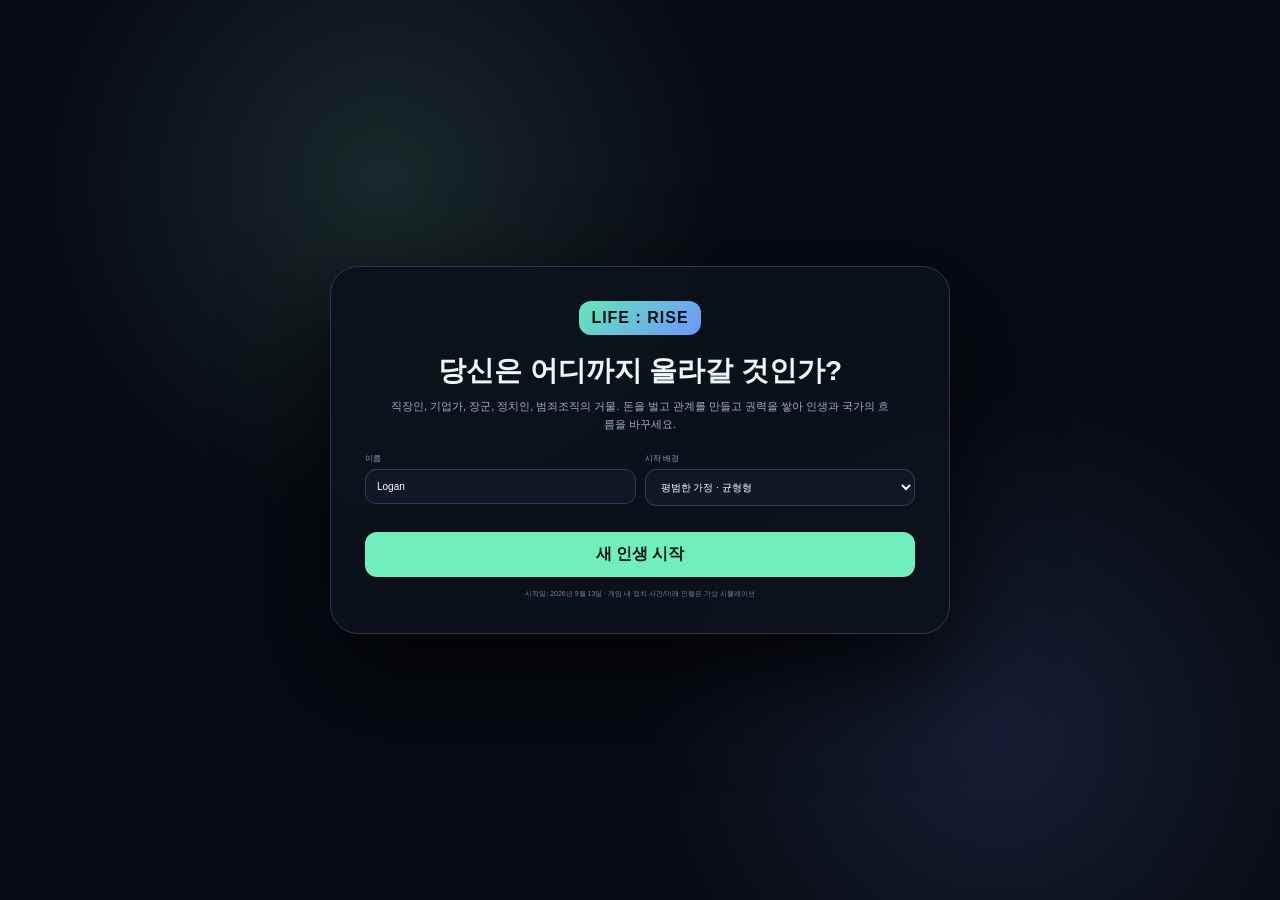
<file: index.html>
<!doctype html>
<html lang="ko">
<head>
  <meta charset="utf-8" />
  <meta name="viewport" content="width=device-width,initial-scale=1" />
  <title>LIFE : RISE V0.9.9</title>
  <link rel="stylesheet" href="style.css" />
  <link rel="stylesheet" href="v03.css" />
  <link rel="stylesheet" href="v04.css" />
  <link rel="stylesheet" href="v05.css" />
  <link rel="stylesheet" href="v06.css" />
  <link rel="stylesheet" href="v07.css" />
  <link rel="stylesheet" href="v08.css" />
  <link rel="stylesheet" href="v09.css" />
  <link rel="stylesheet" href="v091.css" />
  <link rel="stylesheet" href="v092.css" />
  <link rel="stylesheet" href="v093.css" />
  <link rel="stylesheet" href="v094.css" />
  <link rel="stylesheet" href="v095.css" />
<link rel="stylesheet" href="v096.css">
<link rel="stylesheet" href="v097.css">
<link rel="stylesheet" href="v098.css">
<link rel="stylesheet" href="v099.css">
</head>
<body>
<div id="v8root"></div>
<div id="app">
  <header class="topbar">
    <div class="brand">
      <div class="brandMark">LR</div>
      <div><b>LIFE : RISE</b><span>Visual Life & Power Sandbox · V0.9</span></div>
    </div>
    <div class="top-center">
      <div class="date" id="dateLabel">2026.09.13</div>
      <div class="clock-note">1행동 = 1~7일</div>
    </div>
    <div class="top-actions">
      <button id="politicsBtn">🏛 국가</button>
      <button id="assetsBtn">💎 자산</button>
      <button id="saveBtn">💾 저장</button>
    </div>
  </header>

  <main class="gameShell">
    <aside class="sidebar left">
      <section class="profile card">
        <div class="portrait">
          <div class="hair"></div><div class="head"><i></i><i></i><em></em></div><div class="torso"></div>
        </div>
        <div class="profileText">
          <strong id="nameLabel">Logan</strong>
          <span id="lifeLabel">20세 · 무직</span>
          <div class="badge" id="rankBadge">평범한 시민</div>
        </div>
      </section>

      <section class="money card">
        <label>총자산</label><strong id="networthLabel">₩0</strong>
        <div class="moneyrow"><span>현금</span><b id="cashLabel">₩0</b></div>
        <div class="moneyrow"><span>월 현금흐름</span><b id="flowLabel">₩0</b></div>
      </section>

      <section class="stats card">
        <div class="mini-title">능력</div>
        <div class="stat"><span>🧠 지능</span><b id="intStat"></b></div>
        <div class="stat"><span>🗣 매력</span><b id="chaStat"></b></div>
        <div class="stat"><span>👑 리더십</span><b id="leadStat"></b></div>
        <div class="stat"><span>♟ 정치력</span><b id="polStat"></b></div>
        <div class="stat"><span>🤝 인맥</span><b id="netStat"></b></div>
        <div class="stat"><span>❤️ 건강</span><b id="healthStat"></b></div>
        <div class="stat"><span>😵 스트레스</span><b id="stressStat"></b></div>
      </section>

      <section class="influence card">
        <div class="mini-title">권력 기반</div>
        <div class="meter"><span>정치</span><i><em id="politicalBar"></em></i><b id="politicalInf"></b></div>
        <div class="meter"><span>기업</span><i><em id="businessBar"></em></i><b id="businessInf"></b></div>
        <div class="meter"><span>군</span><i><em id="militaryBar"></em></i><b id="militaryInf"></b></div>
        <div class="meter"><span>언론</span><i><em id="mediaBar"></em></i><b id="mediaInf"></b></div>
        <div class="meter"><span>지하</span><i><em id="underBar"></em></i><b id="underInf"></b></div>
      </section>
    </aside>

    <section class="center">
      <div class="sceneHeader">
        <div>
          <strong id="sceneName">수도권</strong>
          <span id="sceneSub">WASD 이동 · 건물 클릭 · E 상호작용</span>
        </div>
        <button id="exitInterior" class="hidden">← 도시로</button>
      </div>

      <div id="world" class="world">
        <div class="district d1">주거</div><div class="district d2">업무</div><div class="district d3">권력</div>
        <div class="road hroad r1"></div><div class="road hroad r2"></div>
        <div class="road vroad c1"></div><div class="road vroad c2"></div>

        <button class="building home" data-loc="home"><span>🏠</span><b>HOME</b><small>집</small></button>
        <button class="building corp" data-loc="corp"><span>🏢</span><b>NOVA GROUP</b><small>대기업</small></button>
        <button class="building uni" data-loc="uni"><span>🎓</span><b>UNIVERSITY</b><small>대학</small></button>
        <button class="building parliament" data-loc="parliament"><span>🏛️</span><b>ASSEMBLY</b><small>국회·정당</small></button>
        <button class="building military" data-loc="military"><span>🪖</span><b>DEFENSE HQ</b><small>군</small></button>
        <button class="building bank" data-loc="bank"><span>🏦</span><b>CENTRAL BANK</b><small>은행</small></button>
        <button class="building estate" data-loc="estate"><span>🏙️</span><b>REALTY</b><small>부동산</small></button>
        <button class="building dealer" data-loc="dealer"><span>🚘</span><b>MOTORS</b><small>자동차</small></button>
        <button class="building mall" data-loc="mall"><span>🛍️</span><b>THE GALLERIA</b><small>쇼핑</small></button>
        <button class="building lounge" data-loc="lounge"><span>🥂</span><b>THE CLUB</b><small>사교</small></button>
        <button class="building media" data-loc="media"><span>📺</span><b>NEWS 24</b><small>언론</small></button>
        <button class="building underworld" data-loc="underworld"><span>🌃</span><b>BACKSTREET</b><small>지하세계</small></button>

        <div id="player" class="player">
          <div class="shadow"></div><div class="pbody"></div><div class="phead"></div><div class="phair"></div>
        </div>
        <div class="mapHint">클릭해서 이동 · 가까운 건물에서 E</div>
      </div>

      <div id="interior" class="interior hidden">
        <div id="interiorBackdrop" class="interiorBackdrop"></div>
        <div id="hotspots" class="hotspots"></div>
        <div class="interiorAvatar">
          <div class="shadow"></div><div class="pbody"></div><div class="phead"></div><div class="phair"></div>
        </div>
      </div>

      <div class="quickbar">
        <button data-quick="rest">🛏 <span>휴식</span></button>
        <button data-quick="study">📚 <span>자기계발</span></button>
        <button data-quick="social">🤝 <span>연락</span></button>
        <button data-quick="work">💼 <span>일하기</span></button>
        <button data-quick="next">⏩ <span>7일 보내기</span></button>
      </div>
    </section>

    <aside class="sidebar right">
      <section class="power card heroPower">
        <div>
          <label>POWER INDEX</label>
          <strong id="powerIndex">0</strong>
        </div>
        <div class="powerRing"><span id="powerRingText">0</span></div>
      </section>

      <section class="national card">
        <div class="mini-title">대한민국 · 2026.09 기준</div>
        <div class="president">
          <div class="seal">大</div>
          <div><span>현직 대통령</span><strong>이재명</strong><small>제21대 대통령</small></div>
        </div>
        <div class="nationalGrid">
          <div><span>정부형태</span><b>대통령제</b></div>
          <div><span>대통령</span><b>5년 단임</b></div>
          <div><span>국회</span><b>단원제 300석</b></div>
          <div><span>의원 임기</span><b>4년</b></div>
        </div>
        <small class="simnote">※ 위 제도/현직은 시작 시점 기준. 이후 선거·사건은 게임 시뮬레이션입니다.</small>
      </section>

      <section class="nationMeters card">
        <div class="mini-title">국가 상황</div>
        <div class="meter2"><span>경제</span><b id="economyLabel"></b><i><em id="economyBar"></em></i></div>
        <div class="meter2"><span>안정도</span><b id="stabilityLabel"></b><i><em id="stabilityBar"></em></i></div>
        <div class="meter2"><span>민심</span><b id="moodLabel"></b><i><em id="moodBar"></em></i></div>
      </section>

      <section class="feed card">
        <div class="mini-title">LIVE FEED</div>
        <div id="feed"></div>
      </section>
    </aside>
  </main>
</div>

<div id="modal" class="modal hidden">
  <div class="modalBox">
    <button id="modalClose" class="x">×</button>
    <div id="modalIcon" class="modalIcon">🏢</div>
    <h2 id="modalTitle">제목</h2>
    <p id="modalText">내용</p>
    <div id="modalBody"></div>
    <div id="modalActions" class="modalActions"></div>
  </div>
</div>

<div id="startScreen" class="startScreen">
  <div class="startCard">
    <div class="startLogo">LIFE : RISE</div>
    <h1>당신은 어디까지 올라갈 것인가?</h1>
    <p>직장인, 기업가, 장군, 정치인, 범죄조직의 거물. 돈을 벌고 관계를 만들고 권력을 쌓아 인생과 국가의 흐름을 바꾸세요.</p>
    <div class="startForm">
      <label>이름<input id="startName" value="Logan" maxlength="12"></label>
      <label>시작 배경
        <select id="startBg">
          <option value="ordinary">평범한 가정 · 균형형</option>
          <option value="poor">가난한 가정 · 현금 적음 / 야망 높음</option>
          <option value="elite">엘리트 가정 · 학력/인맥 우위</option>
          <option value="military">군인 집안 · 군 인맥 우위</option>
          <option value="wealthy">부유한 가정 · 자본 우위</option>
        </select>
      </label>
    </div>
    <button id="startBtn">새 인생 시작</button>
    <button id="continueBtn" class="ghost hidden">저장된 인생 이어하기</button>
    <small>시작일: 2026년 9월 13일 · 게임 내 정치 사건/미래 인물은 가상 시뮬레이션</small>
  </div>
</div>

<div id="toast" class="toast"></div>
<script src="game.js"></script>
<script src="v03.js"></script>
<script src="v04.js"></script>
<script src="v05.js"></script>
<script src="v06.js"></script>
<script src="v07.js"></script>
<script src="v08.js"></script>
<script src="v09.js"></script>
<script src="v091.js"></script>
<script src="v092.js"></script>
<script src="v093.js"></script>
<script src="v094.js"></script>
<script src="v095.js"></script>
<script src="v096.js"></script>
<script src="v097.js"></script>
<script src="v098.js"></script>
<script src="v099.js"></script>
</body>
</html>
</file>
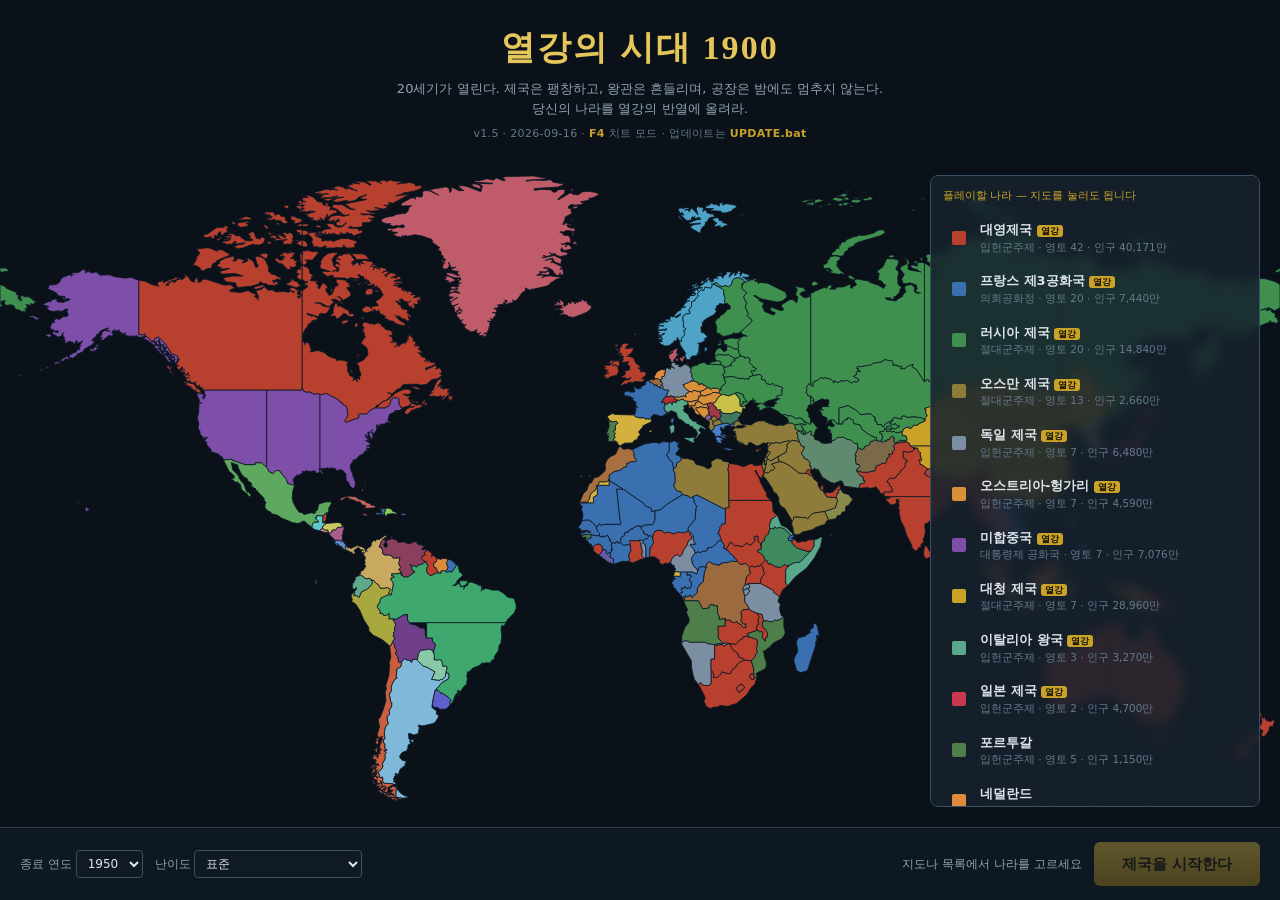
<file: great-power/index.html>
<!DOCTYPE html>
<html lang="ko">
<head>
<meta charset="utf-8">
<meta name="viewport" content="width=device-width,initial-scale=1">
<title>열강의 시대 1900</title>
<link rel="stylesheet" href="css/main.css">
</head>
<body>

<!-- ===== 시작 화면 ===== -->
<div id="start">
  <div id="starthead">
    <h1>열강의 시대 1900</h1>
    <p>20세기가 열린다. 제국은 팽창하고, 왕관은 흔들리며, 공장은 밤에도 멈추지 않는다.<br>
       당신의 나라를 열강의 반열에 올려라.</p>
    <p class="vertag"><span id="verTag">—</span> · <b>F4</b> 치트 모드 · 업데이트는 <b>UPDATE.bat</b></p>
  </div>
  <div id="startmapwrap">
    <svg id="startmap"></svg>
    <div id="startpick"></div>
  </div>
  <div id="startfoot">
    <label class="muted">종료 연도
      <select id="optEnd">
        <option value="1930">1930</option>
        <option value="1950" selected>1950</option>
        <option value="1970">1970</option>
      </select>
    </label>
    <label class="muted">난이도
      <select id="optDiff">
        <option value="easy">평이 — 열강이 소극적</option>
        <option value="normal" selected>표준</option>
        <option value="hard">가혹 — 열강이 집요하다</option>
      </select>
    </label>
    <span class="grow"></span>
    <span id="pickinfo" class="muted">지도나 목록에서 나라를 고르세요</span>
    <button id="startBtn" disabled>제국을 시작한다</button>
  </div>
</div>

<!-- ===== 본 게임 ===== -->
<div id="app" style="display:none">
  <div id="topbar">
    <div class="flagchip" id="tFlag"></div>
    <div id="natname">—</div><div id="natgov"></div>
    <div class="tsep"></div>
    <div class="stat"><b id="sGold">—</b><span>국고 £m</span></div>
    <div class="stat"><b id="sBal" class="sub">—</b><span>월 수지</span></div>
    <div class="tsep"></div>
    <div class="stat"><b id="sMan">—</b><span>동원 인력</span></div>
    <div class="stat"><b id="sArmy">—</b><span>육군 / 해군</span></div>
    <div class="tsep"></div>
    <div class="stat"><b id="sPP">—</b><span>정치력</span></div>
    <div class="stat"><b id="sStab">—</b><span>안정도</span></div>
    <div class="stat"><b id="sPres">—</b><span>위신</span></div>
    <div class="stat"><b id="sExh">—</b><span>전쟁피로</span></div>
    <div class="tsep"></div>
    <div class="stat"><b id="sRank">—</b><span>열강 순위</span></div>
    <div id="datebox">
      <div id="date">1900년 1월</div>
      <button id="btnAuto" title="자동 진행">▶▶ 자동</button>
      <button id="btnNext">다음 달 ▶</button>
    </div>
  </div>

  <div id="main">
    <div id="mapwrap">
      <svg id="map"></svg>
      <div id="mapctl">
        <button class="mapmode on" data-mode="pol">정치 지도</button>
        <button class="mapmode" data-mode="ctrl">전선 / 점령</button>
        <button class="mapmode" data-mode="dev">개발도</button>
        <button class="mapmode" data-mode="unrest">불만</button>
        <button class="mapmode" data-mode="army">병력 배치</button>
        <button class="mapmode" data-mode="rel">외교 관계</button>
        <button class="mapmode" data-mode="res">자원</button>
      </div>
      <div id="zoomctl">
        <button id="zIn">+</button><button id="zOut">−</button><button id="zFit" title="전체 보기">⤢</button>
      </div>
      <div id="legend"></div>
      <div id="selbar"></div>
      <div id="warbar"></div>
      <div id="tip"></div>
    </div>

    <div id="side">
      <div id="tabs">
        <button class="tab on" data-t="nation">국가</button>
        <button class="tab" data-t="prov">지역</button>
        <button class="tab" data-t="tech">기술</button>
        <button class="tab" data-t="mil">육군</button>
        <button class="tab" data-t="sea">해군</button>
        <button class="tab" data-t="cab">내각</button>
        <button class="tab" data-t="dip">외교</button>
        <button class="tab" data-t="pol">정치</button>
        <button class="tab" data-t="rank">열강</button>
      </div>
      <div id="panel"></div>
      <div id="bottom">
        <div id="logbox"></div>
        <div id="cmdrow">
          <input id="cmd" placeholder="명령을 입력하세요 — 예: 독일에 선전포고 / 공장 건설 / 5개 사단 모병 / 프랑스와 동맹">
          <button id="cmdhelp">도움말</button>
          <button id="cmdgo">실행 ⏎</button>
        </div>
      </div>
    </div>
  </div>
</div>

<div id="modalHost"></div>

<script src="js/mapdata.js"></script>
<script src="js/db.js"></script>
<script src="js/game.js"></script>
<script src="js/navy.js"></script>
<script src="js/turn.js"></script>
<script src="js/tick.js"></script>
<script src="js/ai.js"></script>
<script src="js/events.js"></script>
<script src="js/cabinet.js"></script>
<script src="js/ui.js"></script>
<script src="js/cheat.js"></script>
<script src="js/cmd.js"></script>
<script src="js/main.js"></script>
</body>
</html>
</file>
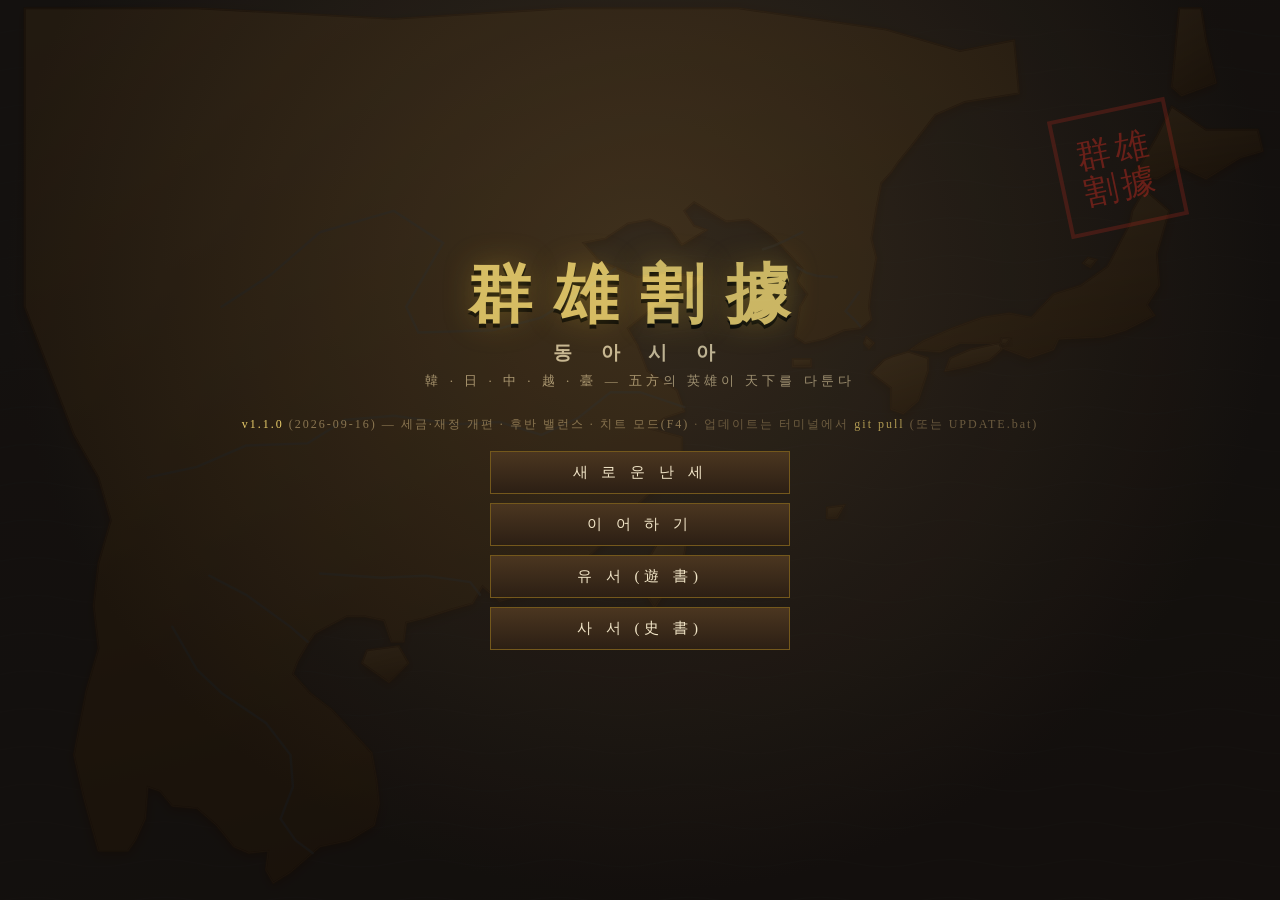
<file: sangokushi/index.html>
<!DOCTYPE html>
<html lang="ko">
<head>
<meta charset="utf-8">
<meta name="viewport" content="width=device-width,initial-scale=1">
<title>東亞 群雄割據 — 동아시아 군웅할거</title>
<link rel="stylesheet" href="css/main.css">
</head>
<body>

<!-- ===== 타이틀 ===== -->
<div id="title">
  <svg class="bgmap" id="titlemap" viewBox="0 0 1560 1220" preserveAspectRatio="xMidYMid slice"></svg>
  <div class="sealmark">群雄<br>割據</div>
  <h1>群雄割據</h1>
  <h2>동 아 시 아</h2>
  <div class="sub">韓 · 日 · 中 · 越 · 臺 — 五方의 英雄이 天下를 다툰다</div>
  <div class="ver" id="titlever"></div>
  <div class="menu">
    <div class="btn" onclick="UI.openSetup()">새 로 운 난 세</div>
    <div class="btn" onclick="UI.loadGame()">이 어 하 기</div>
    <div class="btn" onclick="UI.showHelp()">유 서 (遊 書)</div>
    <div class="btn" onclick="UI.showCredit()">사 서 (史 書)</div>
  </div>
</div>

<!-- ===== 세력/인물 선택 ===== -->
<div id="setup">
  <div class="head">
    <h3>群雄割據</h3>
    <div class="hz">섬길 나라와 인물을 고르시오 — 고른 인물의 신분이 곧 당신의 유형이 됩니다</div>
    <div class="sp"></div>
    <div class="btn sm" onclick="UI.closeSetup()">돌아가기</div>
  </div>
  <div class="body">
    <div class="left frame">
      <div class="ttl">勢 力</div>
      <div class="tabs" id="regtabs"></div>
      <div class="flist sc" id="flist" style="flex:1"></div>
    </div>
    <div class="mid frame">
      <div class="ttl" id="pttl">人 物</div>
      <div class="pgrid sc" id="pgrid" style="flex:1"></div>
    </div>
    <div class="right frame">
      <div class="ttl">選 擇</div>
      <div class="sc" id="pinfo" style="flex:1"></div>
      <div style="border-top:1px solid var(--gold3)">
        <div class="ttl" style="font-size:12px">難 易 度</div>
        <div class="diffsel" id="diffsel"></div>
        <div style="padding:8px">
          <div class="btn" id="startbtn" onclick="UI.beginGame()" style="padding:11px;letter-spacing:6px">出 陣</div>
        </div>
      </div>
    </div>
  </div>
</div>

<!-- ===== 메인 ===== -->
<div id="app" style="display:none">
  <div id="top">
    <div class="date" id="tdate">190년 1월</div>
    <div class="me" id="tme"></div>
    <div class="stat" id="tstat"></div>
    <div class="sp"></div>
    <div class="row" id="ttools"></div>
  </div>
  <div id="main">
    <div id="lpanel">
      <div class="ttl">州 郡 <span class="hz" id="lprov"></span></div>
      <div class="sc" id="pvbox" style="flex:1"></div>
    </div>
    <div id="center">
      <svg id="map" viewBox="0 0 1560 1220"></svg>
      <div id="mapctl">
        <div class="btn" onclick="UI.zoom(1.25)">＋</div>
        <div class="btn" onclick="UI.zoom(0.8)">－</div>
        <div class="btn" onclick="UI.resetView()">◎</div>
        <div class="btn" onclick="UI.toggleLegend()">旗</div>
      </div>
      <div id="minfo"></div>
      <div id="legend"></div>
    </div>
    <div id="rpanel">
      <div class="ttl">命 令</div>
      <div class="sc cmds" id="cmdbox" style="flex:1"></div>
    </div>
  </div>
  <div id="bottom">
    <div id="logbox" class="sc"></div>
    <div id="clock">
      <div class="btn" id="endturn" onclick="UI.endTurn()" style="width:128px;padding:10px;letter-spacing:4px">턴 종 료</div>
      <div class="hz" id="actleft"></div>
    </div>
  </div>
</div>

<!-- ===== 모달 / 전투 / 토스트 ===== -->
<div id="modal"><div class="win" id="win"><div class="ttl" id="wtitle"><span></span><span class="close" onclick="UI.closeModal()">✕</span></div><div class="body sc" id="wbody"></div><div class="foot" id="wfoot"></div></div></div>
<div id="battle">
  <div class="bhead" id="bhead"></div>
  <div class="bfield">
    <div class="bside"><div class="hd" id="bahd"></div><div class="bunits sc" id="bau"></div></div>
    <div class="bmid">
      <div class="blog sc" id="blog"></div>
      <div class="frame" style="padding:6px">
        <div class="hz" style="text-align:center;margin-bottom:4px" id="btacttl">전술을 고르시오</div>
        <div class="btacs" id="btacs"></div>
      </div>
    </div>
    <div class="bside"><div class="hd" id="bdhd"></div><div class="bunits sc" id="bdu"></div></div>
  </div>
</div>
<div id="toast"></div>

<script src="js/version.js"></script>
<script src="js/data_map.js"></script>
<script src="js/data_generals.js"></script>
<script src="js/data_tech.js"></script>
<script src="js/portrait.js"></script>
<script src="js/engine.js"></script>
<script src="js/battle.js"></script>
<script src="js/roleplay.js"></script>
<script src="js/ui.js"></script>
<script>UI.boot();</script>
</body>
</html>
</file>
<file: style.css>
*{box-sizing:border-box} :root{
--bg:#090d15;--panel:#111725;--panel2:#151e2e;--line:#25324a;--txt:#eef5ff;--muted:#8fa0b8;
--mint:#70efbd;--blue:#699bff;--gold:#f2cc6c;--red:#ff6577;--orange:#ff9d61
}
html,body{margin:0;width:100%;height:100%;overflow:hidden;background:radial-gradient(circle at 50% 0,#17213a,#080b12 58%);color:var(--txt);font-family:Inter,Pretendard,"Segoe UI",sans-serif}
button,input,select{font:inherit}button{cursor:pointer}.hidden{display:none!important}
.topbar{height:68px;padding:0 18px;border-bottom:1px solid #202a3e;display:grid;grid-template-columns:1fr auto 1fr;align-items:center;background:#0b101bf2;backdrop-filter:blur(16px);position:relative;z-index:40}
.brand{display:flex;align-items:center;gap:10px}.brandMark{width:40px;height:40px;border-radius:13px;background:linear-gradient(135deg,var(--mint),var(--blue));color:#071018;display:grid;place-items:center;font-weight:900}.brand b{display:block;font-size:15px;letter-spacing:.6px}.brand span{display:block;color:var(--muted);font-size:9px;margin-top:2px}.top-center{text-align:center}.date{font-weight:800;font-size:13px}.clock-note{font-size:9px;color:var(--muted);margin-top:2px}.top-actions{justify-self:end;display:flex;gap:7px}.top-actions button,.sceneHeader button{border:1px solid #273650;background:#121a2a;color:#dce8f8;padding:8px 10px;border-radius:10px;font-size:10px}
.gameShell{height:calc(100vh - 68px);display:grid;grid-template-columns:238px 1fr 280px;gap:10px;padding:10px}.sidebar{display:flex;flex-direction:column;gap:9px;min-height:0;overflow:auto}.card{border:1px solid #202d43;background:linear-gradient(180deg,#121927,#0d1420);border-radius:17px;padding:13px;box-shadow:0 17px 40px #0004}
.profile{display:flex;align-items:center;gap:11px}.portrait{position:relative;width:62px;height:70px;border-radius:17px;background:linear-gradient(160deg,#2b3851,#121b2b);overflow:hidden;border:1px solid #31425e}.head{position:absolute;left:16px;top:14px;width:31px;height:35px;border-radius:42% 42% 48% 48%;background:#efc3a2;z-index:2}.hair{position:absolute;left:13px;top:8px;width:37px;height:22px;border-radius:50% 50% 30% 25%;background:#14151a;z-index:3}.head i{position:absolute;top:17px;width:3px;height:3px;border-radius:50%;background:#20242b}.head i:first-child{left:8px}.head i:nth-child(2){right:8px}.head em{position:absolute;left:12px;bottom:7px;width:7px;height:2px;border-bottom:1px solid #8a5656}.torso{position:absolute;width:48px;height:33px;left:7px;bottom:-6px;border-radius:15px 15px 0 0;background:linear-gradient(140deg,#618cff,#283e9c)}.profileText strong{font-size:16px;display:block}.profileText span{font-size:10px;color:var(--muted);display:block;margin:3px 0 6px}.badge{display:inline-block;font-size:9px;padding:4px 7px;border:1px solid #2b3d5d;background:#182239;border-radius:999px;color:#bcd0ea}
.money label,.heroPower label{display:block;color:#8798b2;font-size:9px;text-transform:uppercase;letter-spacing:1.2px}.money>strong{display:block;font-size:21px;margin:5px 0 10px;color:#eaf7ff}.moneyrow{display:flex;justify-content:space-between;font-size:10px;padding:5px 0;border-top:1px solid #1e293d}.moneyrow span{color:#93a4bd}.moneyrow b{font-size:10px}
.mini-title{font-size:9px;color:#8fa0b8;text-transform:uppercase;letter-spacing:1.2px;margin-bottom:7px}.stat{display:flex;align-items:center;justify-content:space-between;padding:5px 1px;font-size:10px}.stat span{color:#b5c2d5}.stat b{font-size:10px}.meter{display:grid;grid-template-columns:32px 1fr 22px;align-items:center;gap:5px;font-size:9px;margin:7px 0}.meter span{color:#a9b7cb}.meter i,.meter2 i{height:5px;background:#202b40;border-radius:99px;overflow:hidden}.meter em,.meter2 em{display:block;height:100%;width:0;background:linear-gradient(90deg,var(--blue),var(--mint));transition:.35s}.meter b{text-align:right;font-size:9px}
.center{display:grid;grid-template-rows:42px 1fr 57px;min-width:0;min-height:0}.sceneHeader{display:flex;justify-content:space-between;align-items:center;padding:0 4px 7px}.sceneHeader strong{display:block;font-size:13px}.sceneHeader span{display:block;font-size:9px;color:#8193ae;margin-top:2px}
.world,.interior{position:relative;min-height:0;overflow:hidden;border:1px solid #26334a;border-radius:22px;background:
radial-gradient(circle at 20% 15%,#3c6f5b66,transparent 23%),
radial-gradient(circle at 82% 77%,#3c527d66,transparent 25%),
linear-gradient(145deg,#1c463b,#17333b 55%,#18293a);box-shadow:0 24px 70px #0007}
.world:before{content:"";position:absolute;inset:0;background-image:linear-gradient(#ffffff05 1px,transparent 1px),linear-gradient(90deg,#ffffff05 1px,transparent 1px);background-size:42px 42px;opacity:.4}.district{position:absolute;color:#ffffff24;font-weight:900;font-size:46px;letter-spacing:7px;pointer-events:none}.d1{left:4%;top:7%}.d2{left:41%;top:37%}.d3{right:4%;bottom:9%}
.road{position:absolute;background:#222a33;border:1px solid #343d49;box-shadow:inset 0 0 0 1px #141a20}.hroad{left:0;width:100%;height:60px}.hroad:after{content:"";position:absolute;left:0;right:0;top:28px;height:3px;background:repeating-linear-gradient(90deg,#c6bd7488 0 18px,transparent 18px 36px)}.vroad{top:0;height:100%;width:64px}.vroad:after{content:"";position:absolute;top:0;bottom:0;left:30px;width:3px;background:repeating-linear-gradient(#c6bd7488 0 18px,transparent 18px 36px)}.r1{top:31%}.r2{top:67%}.c1{left:33%}.c2{left:70%}
.building{position:absolute;width:126px;height:94px;border:1px solid #ffffff1f;border-radius:13px;color:white;background:linear-gradient(160deg,#31425e,#152136);box-shadow:8px 12px 0 #07101c66,0 22px 32px #0007;text-align:left;padding:10px;z-index:4;transition:.18s;overflow:hidden}.building:before{content:"";position:absolute;inset:0;background:linear-gradient(120deg,#ffffff0e,transparent 45%)}.building:hover{transform:translateY(-4px) scale(1.025);border-color:#78eac477}.building span{font-size:25px;display:block}.building b{font-size:8px;letter-spacing:.7px;display:block;margin-top:5px}.building small{font-size:8px;color:#a5b5ca}.home{left:5%;top:15%}.corp{left:40%;top:8%;height:118px}.uni{left:74%;top:13%}.parliament{right:3%;top:40%;background:linear-gradient(160deg,#4e4763,#211f36)}.military{left:4%;top:43%;background:linear-gradient(160deg,#425040,#1b2921)}.bank{left:40%;top:42%;background:linear-gradient(160deg,#4f533c,#25291d)}.estate{left:13%;bottom:3%}.dealer{left:39%;bottom:2%;background:linear-gradient(160deg,#344d5a,#17242d)}.mall{left:61%;bottom:3%;background:linear-gradient(160deg,#5d455c,#2a1d2a)}.lounge{right:3%;bottom:4%;background:linear-gradient(160deg,#543a65,#251b30)}.media{left:74%;top:13%;transform:translateY(116px);background:linear-gradient(160deg,#3c476b,#191f3b)}.media:hover{transform:translateY(112px) scale(1.025)}.underworld{left:4%;top:43%;transform:translateY(116px);background:linear-gradient(160deg,#50343a,#25191d)}.underworld:hover{transform:translateY(112px) scale(1.025)}
.player{position:absolute;width:30px;height:48px;left:48%;top:82%;z-index:15;transition:left .06s linear,top .06s linear;filter:drop-shadow(0 7px 5px #0009)}.phead{position:absolute;width:20px;height:21px;left:5px;top:1px;border-radius:50%;background:#efc3a2;border:2px solid #161922}.phair{position:absolute;width:21px;height:9px;left:5px;top:0;background:#15161b;border-radius:60% 60% 20% 20%}.pbody{position:absolute;width:26px;height:29px;left:2px;top:19px;border-radius:8px;background:linear-gradient(140deg,#719cff,#3247a9)}.shadow{position:absolute;width:30px;height:7px;left:0;bottom:-3px;border-radius:50%;background:#0007}.mapHint{position:absolute;left:50%;bottom:11px;transform:translateX(-50%);padding:7px 11px;border:1px solid #ffffff17;background:#07101acc;border-radius:999px;font-size:8px;color:#c3d1e3;z-index:20}
.quickbar{display:grid;grid-template-columns:repeat(5,1fr);gap:7px;padding-top:7px}.quickbar button{border:1px solid #24334d;background:linear-gradient(#151f32,#0f1725);color:#e0eafa;border-radius:12px;font-size:16px}.quickbar button span{display:block;font-size:8px;color:#a5b4c9;margin-top:2px}
.heroPower{display:flex;align-items:center;justify-content:space-between}.heroPower strong{display:block;font-size:31px;margin-top:3px}.powerRing{width:55px;height:55px;border-radius:50%;display:grid;place-items:center;background:conic-gradient(var(--mint) 0deg,#263149 0deg);position:relative}.powerRing:after{content:"";position:absolute;inset:5px;border-radius:50%;background:#111824}.powerRing span{position:relative;z-index:2;font-size:11px;font-weight:800}
.president{display:flex;align-items:center;gap:10px;border:1px solid #28354d;border-radius:13px;padding:9px;background:#151d2c}.seal{width:39px;height:39px;border-radius:50%;display:grid;place-items:center;background:radial-gradient(circle,#e5c879,#87712f);color:#241c08;font-family:serif;font-weight:900;border:2px solid #f7dda1}.president span,.president small{display:block;font-size:8px;color:#899bb4}.president strong{font-size:12px}.nationalGrid{display:grid;grid-template-columns:1fr 1fr;gap:6px;margin-top:7px}.nationalGrid div{padding:7px;border-radius:9px;background:#0e1624;border:1px solid #1e2a40}.nationalGrid span{display:block;color:#8192ab;font-size:7px}.nationalGrid b{font-size:9px}.simnote{display:block;color:#6f819d;font-size:7px;line-height:1.4;margin-top:7px}.meter2{display:grid;grid-template-columns:38px 26px 1fr;gap:5px;align-items:center;margin:7px 0;font-size:9px}.meter2 span{color:#a7b5ca}.meter2 b{font-size:8px;text-align:right}.feed{min-height:160px;overflow:auto}.feedItem{padding:7px 0;border-top:1px solid #1e293d;font-size:9px;line-height:1.4;color:#b8c5d7}.feedItem:first-child{border-top:0}.feedItem b{color:#f1f6ff}.feedItem time{display:block;color:#6f819b;font-size:7px;margin-top:2px}
.interior{background:#121c2c}.interiorBackdrop{position:absolute;inset:0;background:linear-gradient(135deg,#253852,#101827)}.interiorBackdrop:after{content:"";position:absolute;inset:7% 6%;border:1px solid #ffffff10;background-image:linear-gradient(#ffffff08 1px,transparent 1px),linear-gradient(90deg,#ffffff08 1px,transparent 1px);background-size:60px 60px;border-radius:18px}.hotspots{position:absolute;inset:0;z-index:5}.hotspot{position:absolute;width:132px;height:80px;border:1px solid #ffffff1b;border-radius:14px;background:#172237e8;color:white;padding:9px;text-align:left;box-shadow:0 12px 27px #0006;transition:.17s}.hotspot:hover{transform:translateY(-4px);border-color:#69e4ba77}.hotspot span{font-size:23px}.hotspot b{display:block;font-size:10px}.hotspot small{font-size:7px;color:#93a6c0}.interiorAvatar{position:absolute;left:48%;bottom:8%;width:30px;height:48px;z-index:10}
.modal{position:fixed;inset:0;background:#050810ce;display:grid;place-items:center;z-index:100;backdrop-filter:blur(10px)}.modalBox{width:min(620px,92vw);max-height:85vh;overflow:auto;padding:22px;border-radius:22px;border:1px solid #334461;background:linear-gradient(180deg,#172238,#0e1523);box-shadow:0 40px 100px #000b;position:relative}.x{position:absolute;right:13px;top:10px;border:0;background:transparent;color:#94a6c0;font-size:25px}.modalIcon{font-size:40px}.modalBox h2{margin:7px 0 5px;font-size:20px}.modalBox p{color:#9eacc1;font-size:10px;line-height:1.55}.modalActions{display:grid;grid-template-columns:repeat(2,1fr);gap:8px;margin-top:13px}.modalActions button,.choiceCard{border:1px solid #2b3d5c;border-radius:13px;background:#17233a;color:#eff5ff;padding:11px;text-align:left}.modalActions button:hover{border-color:#67dfb7}.modalActions b{display:block;font-size:10px}.modalActions span{display:block;font-size:8px;color:#8fa1ba;margin-top:3px}.require{color:#e1bd62!important}.assetList,.systemList{display:grid;gap:7px;margin-top:12px}.assetRow,.systemRow{display:flex;justify-content:space-between;gap:10px;align-items:center;padding:10px;border-radius:12px;background:#101929;border:1px solid #1f2d46;font-size:9px}.assetRow span,.systemRow span{color:#93a4bd}.assetRow b,.systemRow b{font-size:9px;text-align:right}.red{color:#ff8290}.green{color:#7fe5be}.gold{color:#efd078}
.startScreen{position:fixed;inset:0;z-index:200;display:grid;place-items:center;background:
radial-gradient(circle at 20% 20%,#22574899,transparent 28%),
radial-gradient(circle at 80% 80%,#27437c99,transparent 30%),
#080c14}.startCard{width:min(620px,92vw);padding:34px;border-radius:28px;border:1px solid #31415d;background:#0e1523e8;box-shadow:0 40px 100px #000c;text-align:center}.startLogo{display:inline-block;padding:8px 12px;border-radius:12px;background:linear-gradient(135deg,var(--mint),var(--blue));color:#071018;font-weight:900;letter-spacing:1px}.startCard h1{font-size:28px;margin:17px 0 7px}.startCard p{max-width:500px;margin:0 auto;color:#9cadc4;font-size:11px;line-height:1.65}.startForm{display:grid;grid-template-columns:1fr 1fr;gap:9px;margin:20px 0;text-align:left}.startForm label{font-size:8px;color:#8da0bb}.startForm input,.startForm select{width:100%;margin-top:5px;padding:11px;border-radius:11px;border:1px solid #2d3c59;background:#101827;color:white;font-size:10px}.startCard>button{width:100%;padding:12px;border:0;border-radius:12px;background:var(--mint);color:#071119;font-weight:900;margin-top:6px}.startCard>button.ghost{background:#1a2740;color:#dfeafa;border:1px solid #2a3b59}.startCard>small{display:block;color:#6f819d;font-size:7px;margin-top:12px}
.toast{position:fixed;left:50%;bottom:24px;transform:translate(-50%,20px);z-index:300;padding:9px 13px;border:1px solid #345071;border-radius:12px;background:#0b1422ef;color:#f1f6ff;font-size:9px;opacity:0;transition:.2s;pointer-events:none}.toast.show{opacity:1;transform:translate(-50%,0)}
@media(max-width:1120px){.gameShell{grid-template-columns:210px 1fr}.sidebar.right{display:none}.building{width:112px}}
@media(max-width:760px){html,body{overflow:auto}.topbar{grid-template-columns:1fr auto;height:auto;padding:10px}.top-center{display:none}.gameShell{height:auto;grid-template-columns:1fr}.sidebar.left{order:2}.center{order:1;height:700px}.sidebar.right{display:flex;order:3}.top-actions button{font-size:0}.top-actions button:first-letter{font-size:13px}.startForm{grid-template-columns:1fr}}
</file>
<file: v03.css>
/* LIFE : RISE V0.3 expansion */
.v3-btn{border:1px solid #2e4160!important;background:linear-gradient(180deg,#18243a,#101827)!important;color:#e8f0ff!important}
#eventBadge{position:fixed;right:20px;bottom:88px;z-index:65;min-width:200px;max-width:280px;padding:10px 12px;border:1px solid #3b526f;border-radius:14px;background:#0b1420e8;box-shadow:0 16px 45px #0008;backdrop-filter:blur(10px);font-size:9px;color:#b9c8dc;pointer-events:none;opacity:.92}
#eventBadge b{display:block;color:#f4f8ff;font-size:10px;margin-bottom:3px}
.worldNpc,.interiorNpc{position:absolute;width:34px;height:48px;z-index:13;transition:left 1.7s ease-in-out,top 1.7s ease-in-out,transform .2s;cursor:pointer;filter:drop-shadow(0 7px 5px #0008)}
.worldNpc:hover,.interiorNpc:hover{transform:translateY(-4px) scale(1.06)}
.npcHead{position:absolute;width:19px;height:20px;left:7px;top:0;border-radius:50%;background:#ecc09f;border:2px solid #171a22}.npcHair{position:absolute;width:21px;height:9px;left:6px;top:0;border-radius:60% 60% 20% 20%;background:#191a20}.npcBody{position:absolute;width:28px;height:28px;left:3px;top:19px;border-radius:9px;background:linear-gradient(140deg,#e783a8,#694185)}.npcTag{position:absolute;left:50%;top:-16px;transform:translateX(-50%);white-space:nowrap;font-size:7px;padding:2px 5px;border-radius:999px;background:#07101dcc;border:1px solid #ffffff1a;color:#e9f2ff;opacity:.95}.npcRole{display:block;color:#90a4bd;font-size:7px}.npc-rival .npcBody{background:linear-gradient(140deg,#e26770,#7b2e36)}
#player.driving{width:50px;height:30px;filter:drop-shadow(0 9px 6px #0009)}#player.driving .phead,#player.driving .phair,#player.driving .pbody{display:none}#player.driving:before{content:"🚘";font-size:34px;position:absolute;left:2px;top:-5px}#player.driving .shadow{width:48px;left:0;bottom:-1px}
.interior{cursor:crosshair}.interiorRoom{position:absolute;border:1px solid #ffffff12;border-radius:16px;background:#ffffff06;z-index:1}.interiorRoom span{position:absolute;left:9px;top:8px;font-size:8px;color:#ffffff47;text-transform:uppercase;letter-spacing:1px}.roomA{left:4%;top:8%;width:43%;height:40%}.roomB{right:4%;top:8%;width:43%;height:40%}.roomC{left:4%;bottom:7%;width:43%;height:37%}.roomD{right:4%;bottom:7%;width:43%;height:37%}.interiorAvatar{transition:left .65s ease,top .65s ease,bottom .65s ease}
.event-card{display:grid;gap:8px;margin-top:12px}.event-meta{display:flex;gap:6px;flex-wrap:wrap}.event-chip{padding:4px 7px;border-radius:999px;background:#18263d;border:1px solid #2c4163;color:#9db0c9;font-size:8px}.event-choice-note{font-size:8px;color:#7fe5be;margin-top:4px}.event-choice-danger{color:#ff8a98}.event-result{padding:12px;border:1px solid #2b3e5c;border-radius:13px;background:#101a2a;font-size:10px;line-height:1.6;color:#c7d4e5}.event-result strong{color:#fff}.eventResultGood{border-color:#3f705f}.eventResultBad{border-color:#73414a}.reqOff{opacity:.45!important;filter:saturate(.5)}
.govGrid{display:grid;grid-template-columns:repeat(2,1fr);gap:8px;margin-top:12px}.govKpi{padding:10px;border-radius:12px;background:#101a2a;border:1px solid #22324d}.govKpi span{display:block;color:#8ea0ba;font-size:8px}.govKpi b{display:block;margin-top:4px;font-size:14px}.govPolicy{padding:10px;border-radius:12px;border:1px solid #263955;background:#131f33}.govPolicy b{display:block;font-size:10px}.govPolicy span{display:block;color:#91a4bd;font-size:8px;margin-top:3px}.govPolicy small{display:block;color:#e2c776;font-size:7px;margin-top:4px}.npcSheet{display:grid;gap:8px}.npcSheetRow{display:grid;grid-template-columns:42px 1fr auto;gap:9px;align-items:center;padding:9px;border:1px solid #22324a;border-radius:12px;background:#101927}.npcAvatarBig{width:42px;height:42px;border-radius:14px;display:grid;place-items:center;background:#1e2d45;font-size:22px}.npcSheetRow b{display:block;font-size:10px}.npcSheetRow span{display:block;color:#8ea1bc;font-size:8px}.npcSheetRow em{font-style:normal;font-size:8px;color:#78dfbd}.rivalMeter{height:5px;background:#242f43;border-radius:99px;overflow:hidden;margin-top:5px}.rivalMeter i{height:100%;display:block;background:linear-gradient(90deg,#ffb66a,#ff6577)}
.vehiclePanel{display:grid;gap:7px}.vehicleStat{display:flex;justify-content:space-between;padding:9px;border-radius:11px;background:#101a2a;border:1px solid #243550;font-size:9px}.vehicleStat span{color:#8fa1ba}.vehicleStat b{color:#eef5ff}
#world.vehicle-active{box-shadow:0 24px 70px #0007,inset 0 0 40px #5aa9ff22}.roadPulse{animation:roadPulse 1.2s linear infinite}@keyframes roadPulse{0%{filter:brightness(1)}50%{filter:brightness(1.25)}100%{filter:brightness(1)}}
@media(max-width:760px){#eventBadge{display:none}.govGrid{grid-template-columns:1fr}.worldNpc{transform:scale(.85)}}
</file>
<file: v04.css>
/* LIFE : RISE V0.4 — Economy, Careers, Living Society */
.v4-btn{border-color:#31506b!important}.v4-btn.market{background:linear-gradient(180deg,#17332c,#10251f)!important;color:#9cf3d0!important}.v4-btn.careers{background:linear-gradient(180deg,#1e2946,#131a31)!important}
#v04Badge{position:fixed;right:18px;bottom:16px;z-index:42;padding:8px 11px;border:1px solid #31516c;border-radius:12px;background:#08121ee8;box-shadow:0 12px 35px #0007;pointer-events:none;max-width:245px}#v04Badge b{display:block;font-size:9px;color:#86f0c6}#v04Badge span{display:block;font-size:7px;color:#91a7c0;margin-top:2px;line-height:1.4}
.marketHeader{display:grid;grid-template-columns:1.2fr .8fr .8fr;gap:7px;margin:9px 0}.marketKpi{padding:10px;border-radius:12px;border:1px solid #263953;background:#0e1827}.marketKpi span{display:block;color:#8197b2;font-size:7px}.marketKpi b{display:block;font-size:12px;margin-top:3px}.marketList{display:grid;gap:7px;margin-top:10px}.ticker{display:grid;grid-template-columns:1.1fr .75fr .6fr .75fr;gap:8px;align-items:center;padding:10px;border-radius:12px;border:1px solid #21324b;background:#101a2a}.ticker>div b{display:block;font-size:10px}.ticker>div small{display:block;color:#7f93ad;font-size:7px;margin-top:2px}.ticker .price{text-align:right;font-size:10px;font-weight:800}.ticker .chg{text-align:right;font-size:8px}.ticker .chg.up{color:#70e1b8}.ticker .chg.down{color:#ff7f8d}.ticker .holding{text-align:right;font-size:8px;color:#b6c5d7}.marketNews{margin-top:9px;padding:9px 10px;border-radius:12px;border:1px solid #31425f;background:#151d2c;font-size:8px;color:#adbed3;line-height:1.5}.riskChip{display:inline-block;padding:3px 6px;border-radius:99px;background:#202b40;color:#9eb1c9;font-size:7px;margin-left:5px}.tradeGrid{display:grid;grid-template-columns:1fr 1fr;gap:8px}.tradeBox{padding:10px;border-radius:13px;border:1px solid #273a57;background:#111b2c}.tradeBox b{display:block;font-size:10px}.tradeBox span{display:block;font-size:8px;color:#8ea0b9;margin:3px 0 7px}.tradeBox input{width:100%;padding:9px;border:1px solid #31435f;border-radius:9px;background:#09111e;color:white;font-size:9px}
.careerGrid{display:grid;grid-template-columns:repeat(2,1fr);gap:8px;margin-top:9px}.careerCard{padding:11px;border-radius:13px;border:1px solid #273954;background:#101a2b}.careerCard b{display:block;font-size:10px}.careerCard span{display:block;font-size:8px;color:#8fa2bc;margin-top:3px;line-height:1.4}.careerCard em{font-style:normal;display:block;color:#72e6bd;font-size:8px;margin-top:6px}
.npcTimeline{display:grid;gap:6px;margin-top:8px}.npcLifeRow{display:grid;grid-template-columns:34px 1fr auto;gap:8px;align-items:center;padding:8px;border:1px solid #24344e;background:#0f1827;border-radius:11px}.npcLifeRow .ico{font-size:22px}.npcLifeRow b{display:block;font-size:9px}.npcLifeRow span{display:block;font-size:7px;color:#879ab4;margin-top:2px}.npcLifeRow em{font-style:normal;font-size:7px;color:#9bcdbb;text-align:right}.govAdvanced{display:grid;grid-template-columns:repeat(3,1fr);gap:6px;margin-top:9px}.govAdvanced div{padding:9px;border-radius:11px;border:1px solid #293b58;background:#101a2b}.govAdvanced span{display:block;color:#8295af;font-size:7px}.govAdvanced b{display:block;font-size:10px;margin-top:3px}.difficultyBox{margin-top:8px;padding:9px;border:1px solid #533d32;border-radius:12px;background:#211813;color:#d8c1ad;font-size:8px;line-height:1.5}.moneyDrain{color:#ff9e8e!important}.marketPulse{animation:marketPulse .6s ease}@keyframes marketPulse{0%{box-shadow:0 0 0 0 #70efbd66}100%{box-shadow:0 0 0 12px transparent}}
@media(max-width:760px){.ticker{grid-template-columns:1fr .65fr .55fr}.ticker .holding{display:none}.careerGrid{grid-template-columns:1fr}.govAdvanced{grid-template-columns:repeat(2,1fr)}}
</file>
<file: v05.css>
/* V0.5 empire / capital markets / power UI */
.v5-btn{border-color:#31506b!important}.dangerPower{border-color:#70404b!important;color:#ffd7dc!important}
#v05Badge{position:fixed;right:18px;bottom:14px;z-index:80;padding:8px 11px;border:1px solid #38506c;border-radius:12px;background:#0a1220e8;box-shadow:0 10px 30px #0007;pointer-events:none}#v05Badge b{display:block;font-size:8px;color:#8cf0ca}#v05Badge span{display:block;font-size:6.5px;color:#8295b2;margin-top:2px}
.companyHero,.stockHero{display:flex;justify-content:space-between;align-items:flex-end;gap:12px;padding:14px;border:1px solid #2b3b57;border-radius:15px;background:linear-gradient(140deg,#182942,#101827);margin-top:12px}.companyHero span,.stockHero span{display:block;color:#7fe3bd;font-size:8px;text-transform:uppercase;letter-spacing:1px}.companyHero b,.stockHero b{display:block;font-size:18px;margin:3px 0}.companyHero small,.stockHero small{display:block;color:#91a3bc;font-size:8px;max-width:330px}.companyHero strong,.stockHero strong{font-size:17px;text-align:right}.stockHero em{font-style:normal;font-size:10px;display:block;margin-top:3px}
.companyGrid,.financialGrid,.powerState,.coupMeter,.regimeGrid{display:grid;grid-template-columns:repeat(2,1fr);gap:7px;margin-top:9px}.companyGrid div,.financialGrid div,.powerState div,.coupMeter div,.regimeGrid div{padding:9px;border:1px solid #22324b;border-radius:11px;background:#0f1827}.companyGrid span,.financialGrid span,.powerState span,.coupMeter span,.regimeGrid span{display:block;color:#8396b1;font-size:7px}.companyGrid b,.financialGrid b,.powerState b,.coupMeter b,.regimeGrid b{display:block;font-size:10px;margin-top:2px}.runway,.positionBox,.earningsBox,.powerDisclaimer,.empireIntro,.shortWarn{margin-top:9px;padding:10px;border-radius:11px;background:#101b2c;border:1px solid #233653;font-size:8px;color:#9eb0c8;line-height:1.55}.powerDisclaimer,.shortWarn{border-color:#5a3842;background:#24161c;color:#e6b9bf}.runway b{float:right}.maList,.earnHistory{display:grid;gap:7px;margin-top:10px}.maList>div,.earnRow{display:grid;grid-template-columns:1fr auto;gap:3px 8px;padding:9px;border:1px solid #24344e;border-radius:10px;background:#101928;font-size:8px}.maList span,.earnRow span{color:#9aabc1}.maList small{grid-column:1/-1;color:#6f819b}.ipoReq{display:grid;gap:5px;margin-top:10px}.ipoReq>div{display:flex;justify-content:space-between;padding:8px;border-radius:9px;background:#101928;border:1px solid #21304a;font-size:8px}.ipoReq span{color:#92a4bd}.ipoCard{margin-top:10px;padding:14px;border:1px solid #3a4c69;border-radius:14px;background:linear-gradient(135deg,#17263e,#101725)}.ipoCard span,.ipoCard small{display:block;color:#8ea0b8;font-size:8px}.ipoCard b{display:block;font-size:16px;margin:3px 0}.ipoCard strong{display:block;color:#8ce8c5;font-size:13px;margin-bottom:4px}.v5ticker small{max-width:330px}.riskChip{margin-left:5px}.earningsBox b{display:block;color:#e7f0ff;margin-bottom:3px}.earningsBox span{font-size:8px}.impeachFlow{display:grid;grid-template-columns:repeat(4,1fr);gap:6px;margin-top:11px}.impeachFlow>div{padding:10px 8px;border:1px solid #2a3850;border-radius:11px;background:#111a29}.impeachFlow>div.done{border-color:#3f836b;background:#132821}.impeachFlow b{display:block;font-size:9px}.impeachFlow span{display:block;color:#899bb3;font-size:7px;margin-top:3px;line-height:1.4}.electionState{display:grid;grid-template-columns:1fr auto;gap:6px 10px;margin-top:10px;padding:10px;border:1px solid #263750;border-radius:12px;background:#101927;font-size:8px}.electionState span{color:#8fa1b9}.up{color:#79e5b8!important}.down{color:#ff7d8b!important}
@media(max-width:980px){.top-actions{max-width:48vw;overflow-x:auto}.top-actions button{white-space:nowrap}.impeachFlow{grid-template-columns:1fr 1fr}}
</file>
<file: v06.css>
/* LIFE : RISE V0.6 UI */
.v6-btn{border-color:#35506d!important}.partySeat{margin:8px 0}.partySeat>div{display:flex;align-items:center;gap:7px;font-size:10px}.partySeat em{margin-left:auto;font-style:normal;color:#a9bad0}.partySeat i{height:7px;display:block;background:#1b263a;border-radius:999px;overflow:hidden;margin-top:4px}.partySeat u{display:block;height:100%;border-radius:999px}.partyDot{width:8px;height:8px;border-radius:50%}.parliamentHero,.companyHero,.dramaHero{display:flex;justify-content:space-between;gap:12px;padding:12px;border:1px solid #2b3c59;border-radius:14px;background:#101a2b;margin:10px 0}.parliamentHero span,.dramaHero span{display:block;color:#8295af;font-size:8px}.parliamentHero b,.dramaHero b{display:block;font-size:14px;margin:2px 0}.parliamentHero small,.dramaHero small{font-size:8px;color:#91a4bd}.parliamentHero strong,.dramaHero strong{font-size:12px;color:#79e3bd}.swingBox{display:grid;grid-template-columns:1fr 1fr;gap:5px;padding:10px;border:1px solid #263651;border-radius:12px;background:#0e1726;margin-top:10px}.swingBox>b{grid-column:1/-1;font-size:9px;color:#e6eef9}.swingBox span{font-size:8px;color:#9eafc4}.lastVote{padding:9px;border-radius:11px;background:#17213a;margin-top:8px}.lastVote span{display:block;font-size:8px;color:#8394ae}.lastVote b{font-size:9px}.rosterTop{display:flex;justify-content:space-between;margin:9px 0;font-size:9px}.mpRoster{display:grid;grid-template-columns:1fr 1fr;gap:6px}.mpRow{display:grid;grid-template-columns:30px 1fr auto;align-items:center;gap:7px;border:1px solid #263650;background:#111b2c;color:#eef5ff;border-radius:11px;padding:7px;text-align:left}.mpRow:hover{border-color:#69ddb7}.mpInitial{width:28px;height:28px;border-radius:9px;display:grid;place-items:center;background:#24334d;font-weight:900}.mpRow b{display:block;font-size:9px}.mpRow small{display:block;font-size:7px;color:#8295af}.mpRow em{font-style:normal;font-size:7px;color:#a8bad0;text-align:right}.mpProfile{display:flex;align-items:center;gap:11px;padding:11px;border:1px solid #293a56;border-radius:13px;background:#101a2a}.mpPortrait{width:48px;height:48px;border-radius:14px;display:grid;place-items:center;background:linear-gradient(135deg,#39557c,#1c2940);font-size:20px;font-weight:900}.mpProfile b{display:block}.mpProfile span,.mpProfile small{display:block;color:#8fa2bb;font-size:8px}.mpStats,.countryStats,.dramaGrid,.whipGrid,.worldKpis,.crisisStats{display:grid;grid-template-columns:repeat(3,1fr);gap:6px;margin-top:9px}.mpStats div,.countryStats div,.dramaGrid div,.whipGrid div,.worldKpis div{padding:8px;border-radius:10px;background:#0f1827;border:1px solid #21304a}.mpStats span,.countryStats span,.dramaGrid span,.whipGrid span,.worldKpis span{display:block;color:#8193ad;font-size:7px}.mpStats b,.countryStats b,.dramaGrid b,.whipGrid b,.worldKpis b{font-size:10px}.billGrid{display:grid;grid-template-columns:1fr 1fr;gap:7px;margin-top:10px}.billCard{border:1px solid #283954;background:#111c2e;color:#fff;border-radius:13px;padding:10px;text-align:left}.billCard:hover{border-color:#71dfbb}.billCard span{font-size:22px}.billCard b{display:block;font-size:10px;margin:4px 0}.billCard small{display:block;color:#8fa1ba;font-size:7px;line-height:1.45}.billCard em{display:block;font-style:normal;color:#e5c16c;font-size:7px;margin-top:5px}.billPreview{display:flex;gap:10px;align-items:center;padding:10px;border-radius:13px;background:#111b2c;border:1px solid #283851}.billPreview>span{font-size:32px}.billPreview b{display:block}.billPreview small{font-size:8px;color:#8fa1ba}.voteForecast{display:grid;grid-template-columns:repeat(3,1fr);gap:6px;margin:9px 0}.voteForecast div{padding:9px;text-align:center;border-radius:10px;background:#0e1725}.voteForecast span{display:block;font-size:7px;color:#8394ac}.voteForecast b{font-size:14px}.lawEffects{font-size:8px;color:#a9bad0;padding:7px}.voteResult{padding:15px;border-radius:14px;text-align:center;margin-top:10px}.voteResult.passed{background:#143128;border:1px solid #2d715a}.voteResult.failed{background:#321a20;border:1px solid #70303b}.voteResult b{display:block;font-size:16px}.voteResult span{display:block;font-size:8px;margin-top:4px;color:#a6b7c9}
.countryGrid{display:grid;grid-template-columns:1fr 1fr;gap:7px;margin-top:9px}.countryCard,.summitRow{border:1px solid #283951;background:#111b2c;color:#eef5ff;border-radius:12px;padding:9px;display:grid;grid-template-columns:32px 1fr auto;gap:8px;align-items:center;text-align:left}.countryCard.ally{border-color:#2d604f}.countryCard.hostile{border-color:#62323a}.countryCard>span,.summitRow>span{font-size:22px}.countryCard b,.summitRow b{display:block;font-size:9px}.countryCard small,.summitRow small{font-size:7px;color:#8da0ba}.countryCard em,.summitRow em{font-style:normal;font-size:8px}.globalCrisis,.crisisHero{display:grid;grid-template-columns:42px 1fr auto;align-items:center;gap:10px;padding:10px;border-radius:13px;border:1px solid #713644;background:#321921;margin:9px 0}.globalCrisis>span,.crisisHero>span{font-size:26px}.globalCrisis b,.crisisHero b{display:block;font-size:10px}.globalCrisis small,.crisisHero small{font-size:8px;color:#c7a7ae}.globalCrisis em,.crisisHero em{font-style:normal;color:#ff7e8d;font-weight:800}.globalCalm{padding:10px;border-radius:12px;border:1px solid #285146;background:#11261f;color:#8fe0bd;font-size:9px;margin:9px 0}.countryHero{display:flex;align-items:center;gap:12px;padding:12px;border:1px solid #2a3b58;border-radius:13px;background:#101a2b}.countryHero>span{font-size:38px}.countryHero b{display:block;font-size:15px}.countryHero small{font-size:8px;color:#8da1bb}.summitList{display:grid;gap:6px;margin-top:9px}.crisisStats{grid-template-columns:repeat(3,1fr)}.crisisStats span{background:#111b2c;border:1px solid #27374f;border-radius:9px;padding:7px;font-size:8px;text-align:center}
.activeScandal{padding:10px;border-radius:12px;border:1px solid #75414a;background:#321c22;margin-top:9px}.activeScandal b{display:block;font-size:10px}.activeScandal span{display:block;font-size:8px;color:#c6a8ae;margin:4px 0}.activeScandal em{font-style:normal;color:#ff8996;font-size:8px}.achievementStrip{display:flex;gap:5px;flex-wrap:wrap;margin-top:8px}.achievementStrip span{padding:5px 7px;border-radius:999px;background:#202b42;font-size:7px;color:#d6e2f3}.scandalMeter{display:grid;grid-template-columns:45px 1fr 24px;align-items:center;gap:7px;font-size:8px;margin-top:10px}.scandalMeter i{height:7px;background:#202c40;border-radius:99px;overflow:hidden}.scandalMeter u{display:block;height:100%;background:linear-gradient(90deg,#f3bb67,#ff6577)}
@media(max-width:760px){.mpRoster,.billGrid,.countryGrid{grid-template-columns:1fr}.mpStats,.countryStats,.dramaGrid,.whipGrid,.worldKpis{grid-template-columns:1fr 1fr}}
</file>
<file: v07.css>
/* V0.7 */
.v7RealBanner,.v7PowerNote,.blackDeskWarning,.v7SafetyBox{padding:12px;border:1px solid #314763;border-radius:14px;background:linear-gradient(135deg,#132239,#101723);margin:10px 0}.v7RealBanner b,.v7PowerNote b,.blackDeskWarning b{display:block;font-size:11px;color:#8ff0cf}.v7RealBanner span,.v7PowerNote span,.blackDeskWarning span{display:block;font-size:9px;color:#c2cfdf;margin-top:4px;line-height:1.45}.v7RealBanner small,.v7FactNote{display:block;font-size:8px;color:#73859e;margin-top:5px;line-height:1.45}.v7Stats{display:grid;grid-template-columns:repeat(4,1fr);gap:6px;margin:10px 0}.v7Stats>div{padding:9px;border:1px solid #24344f;border-radius:11px;background:#101a2b;min-width:0}.v7Stats span{display:block;font-size:7px;color:#8496af}.v7Stats b{display:block;font-size:9px;margin-top:4px;overflow:hidden;text-overflow:ellipsis}.v7RosterTop{display:flex;gap:6px;margin:10px 0}.v7RosterTop input{flex:1;border:1px solid #2d405f;background:#0d1727;color:#fff;border-radius:10px;padding:10px;font-size:9px}.v7RosterTop button{border:1px solid #2d405f;background:#1a2942;color:#fff;border-radius:10px;padding:0 14px}.mpCard.real{min-height:75px}.mpCard.real em{font-style:normal;font-size:7px;color:#6f829d;display:block;margin-top:4px;white-space:nowrap;overflow:hidden;text-overflow:ellipsis}.realMpHero{display:flex;gap:12px;align-items:center;padding:12px;border:1px solid #293d5b;border-radius:14px;background:#111c2e}.realSeal{width:48px;height:48px;border-radius:50%;display:grid;place-items:center;background:radial-gradient(circle,#f2d281,#876d2b);color:#2b2109;font-weight:900}.realMpHero b{display:block;font-size:15px}.realMpHero span,.realMpHero small{display:block;font-size:9px;margin-top:3px}.v7SafetyBox{font-size:8px;color:#a9b8ca;line-height:1.55;border-color:#574c38;background:#201c15}.campaignHero,.partyWarHero,.intelHero{display:flex;justify-content:space-between;align-items:center;padding:13px;border:1px solid #2a3c5a;border-radius:15px;background:linear-gradient(135deg,#17243a,#0e1626);margin-top:10px}.campaignHero span,.partyWarHero span,.intelHero span{display:block;font-size:8px;color:#8ea0b9}.campaignHero b,.partyWarHero b,.intelHero b{display:block;font-size:13px;margin:3px 0}.campaignHero small,.partyWarHero small,.intelHero small{display:block;font-size:7px;color:#71839d;max-width:420px}.campaignHero strong{font-size:10px;padding:6px 8px;border-radius:9px;background:#233554;color:#7ee8c4}.campaignMeters,.intelMeters{margin:10px 0;display:grid;gap:6px}.campaignMeters>div,.intelMeters>div{display:grid;grid-template-columns:70px 1fr 32px;gap:7px;align-items:center;font-size:8px}.campaignMeters i,.intelMeters i{height:6px;background:#202e45;border-radius:99px;overflow:hidden}.campaignMeters em,.intelMeters em{display:block;height:100%;background:linear-gradient(90deg,#709cff,#6ee9bd)}.intelMeters i.danger em{background:linear-gradient(90deg,#f6aa57,#ff6478)}.districtPick,.kingmakerList,.blackTargets{display:grid;grid-template-columns:repeat(2,1fr);gap:7px;margin:10px 0}.districtPick button,.kingmakerList button,.blackTargets button{border:1px solid #293b59;background:#121d30;color:#fff;border-radius:12px;padding:10px;text-align:left}.districtPick b,.kingmakerList b,.blackTargets b{display:block;font-size:9px}.districtPick span,.kingmakerList span,.blackTargets span{display:block;font-size:8px;color:#91a4be;margin-top:3px}.kingmakerList em,.blackTargets em{display:block;font-style:normal;font-size:7px;color:#6fe0bb;margin-top:5px}.pollBar{padding:18px}.pollBar i{display:block;height:14px;background:#202d43;border-radius:99px;overflow:hidden}.pollBar em{display:block;height:100%;background:linear-gradient(90deg,#6f9cff,#6ce5b9)}.pollBar b{display:block;font-size:24px;margin:10px 0}.pollBar small{font-size:8px;color:#8192aa}.electionNight{padding:20px;border-radius:16px;background:#111b2b;border:1px solid #2b3c59;text-align:center}.electionNight b,.electionNight span{display:block;font-size:18px;margin:5px}.electionNight small{font-size:8px;color:#7f91aa}.factionGrid{display:grid;grid-template-columns:repeat(4,1fr);gap:6px;margin:10px 0}.factionGrid button{border:1px solid #283a58;background:#111c2e;color:#fff;border-radius:11px;padding:9px}.factionGrid button.active{border-color:#70e5bd;box-shadow:0 0 0 1px #70e5bd55}.factionGrid b{display:block;font-size:9px}.factionGrid span{font-size:8px;color:#8395af}.intelHero{justify-content:flex-start;gap:12px}.intelEmblem{width:52px;height:52px;border-radius:50%;display:grid;place-items:center;background:radial-gradient(circle,#dec879,#6b5725);color:#151108;font-size:24px;box-shadow:0 0 25px #e1c46922}.blackDeskWarning{border-color:#4d4455;background:#16121b}.blackDeskWarning b{color:#dba7ff}.blackTarget{padding:18px;border:1px solid #463851;background:radial-gradient(circle at 50% 0,#31213c,#0f1119);border-radius:16px}.blackTarget b{display:block;font-size:20px}.blackTarget span{display:block;font-size:9px;color:#c3a6cd}.blackTarget em{display:block;font-style:normal;font-size:8px;color:#ffbd6d;margin-top:8px}.powerRanking{display:grid;gap:6px;margin:10px 0}.powerRank{display:grid;grid-template-columns:34px 1fr 42px;gap:9px;align-items:center;padding:9px;border:1px solid #24344d;border-radius:11px;background:#101929}.powerRank>strong{font-size:17px;text-align:center;color:#6f82a0}.powerRank b{display:block;font-size:10px}.powerRank span{display:block;font-size:8px;color:#92a3bb}.powerRank small{display:block;font-size:7px;color:#6f8099;margin-top:2px}.powerRank em{font-style:normal;font-size:15px;font-weight:900;color:#76e8c0;text-align:right}.powerRank.me{border-color:#6de2ba;background:#13241f}.partyWarHero{display:block}.v7FactNote{padding:7px 2px}.top-actions{flex-wrap:wrap;max-width:720px;justify-content:flex-end}.top-actions button{white-space:nowrap}
@media(max-width:1200px){.top-actions button{padding:7px 8px}.v7Stats{grid-template-columns:repeat(2,1fr)}}
@media(max-width:760px){.districtPick,.kingmakerList,.blackTargets{grid-template-columns:1fr}.factionGrid{grid-template-columns:repeat(2,1fr)}}
</file>
<file: v08.css>
/* LIFE : RISE V0.8 — COMMAND CENTER UI */
:root{
  --v8-bg:#070b12;--v8-bg2:#0c111b;--v8-panel:#101722;--v8-panel2:#151e2c;
  --v8-line:#263248;--v8-line2:#33445f;--v8-text:#f2f6fb;--v8-muted:#8b9ab0;
  --v8-mint:#64e7b5;--v8-blue:#6f95ff;--v8-gold:#f1cb70;--v8-red:#ff7185;--v8-purple:#aa86ff;
}
html,body{background:var(--v8-bg)!important;overflow:hidden!important}
#app{display:none!important}
#v8root{position:fixed;inset:0;z-index:5;background:
  radial-gradient(circle at 78% 0%,rgba(72,104,169,.16),transparent 28%),
  radial-gradient(circle at 7% 95%,rgba(67,150,121,.11),transparent 24%),
  linear-gradient(145deg,#070a10,#0a101a 56%,#080c13);color:var(--v8-text);font-family:Inter,Pretendard,"Segoe UI",sans-serif}
.v8-shell{height:100%;display:grid;grid-template-columns:224px 1fr;min-width:1040px}
.v8-rail{border-right:1px solid #1e2838;background:linear-gradient(180deg,rgba(11,16,25,.96),rgba(8,12,20,.98));padding:18px 13px;display:flex;flex-direction:column;min-height:0}
.v8-brand{display:flex;align-items:center;gap:11px;padding:3px 7px 18px;border-bottom:1px solid #1c2737}.v8-logo{width:38px;height:38px;border-radius:12px;display:grid;place-items:center;background:linear-gradient(135deg,var(--v8-mint),var(--v8-blue));color:#071119;font-weight:1000;box-shadow:0 0 26px rgba(100,231,181,.16)}.v8-brand b{display:block;font-size:13px;letter-spacing:.8px}.v8-brand small{display:block;color:#6f7e94;font-size:8px;margin-top:2px;letter-spacing:.6px}
.v8-nav{display:grid;gap:4px;margin-top:15px;overflow:auto}.v8-nav button{height:39px;border:1px solid transparent;border-radius:11px;background:transparent;color:#9dacbf;text-align:left;padding:0 10px;display:flex;align-items:center;gap:9px;font-size:10px;font-weight:750;transition:.16s}.v8-nav button i{width:23px;text-align:center;font-style:normal;font-size:15px}.v8-nav button:hover{background:#121b29;color:#fff;border-color:#243249}.v8-nav button.active{background:linear-gradient(90deg,rgba(100,231,181,.13),rgba(111,149,255,.07));border-color:#2f4b52;color:#dffbf1}.v8-nav .sep{height:1px;background:#1a2433;margin:8px 6px}
.v8-profile{margin-top:auto;border:1px solid #222f43;background:#0e1520;border-radius:14px;padding:11px}.v8-profile-top{display:flex;align-items:center;gap:9px}.v8-monogram{width:34px;height:34px;border-radius:10px;background:#1c293b;border:1px solid #30425c;display:grid;place-items:center;font-weight:900;color:#cce0f7}.v8-profile b{display:block;font-size:10px}.v8-profile span{display:block;color:#8292a8;font-size:8px;margin-top:2px}.v8-profile .v8-profile-stats{display:grid;grid-template-columns:1fr 1fr;gap:5px;margin-top:9px}.v8-profile .v8-profile-stats div{background:#0a1019;border-radius:8px;padding:6px}.v8-profile .v8-profile-stats small{font-size:7px;color:#6f819b;display:block}.v8-profile .v8-profile-stats strong{font-size:9px}
.v8-main{min-width:0;display:grid;grid-template-rows:66px 1fr;min-height:0}.v8-top{display:grid;grid-template-columns:1fr auto auto;align-items:center;gap:16px;padding:0 22px;border-bottom:1px solid #1c2737;background:rgba(9,13,21,.82);backdrop-filter:blur(14px)}.v8-top-left{display:flex;align-items:center;gap:14px}.v8-date strong{font-size:13px}.v8-date span{display:block;color:#7889a1;font-size:8px;margin-top:2px}.v8-top-metrics{display:flex;gap:8px}.v8-chip{min-width:98px;border:1px solid #24334a;background:#101824;border-radius:11px;padding:7px 9px}.v8-chip span{display:block;font-size:7px;color:#75869e}.v8-chip b{display:block;font-size:10px;margin-top:2px}.v8-top-actions{display:flex;gap:7px}.v8-top-actions button{border:1px solid #2a3a53;border-radius:11px;background:#121b2a;color:#dbe6f4;padding:9px 12px;font-size:9px;font-weight:800}.v8-top-actions button.primary{background:linear-gradient(135deg,var(--v8-mint),#67cfae);border-color:transparent;color:#06130e;box-shadow:0 7px 22px rgba(100,231,181,.13)}.v8-top-actions button:hover{transform:translateY(-1px)}
.v8-content{padding:16px 18px 18px;overflow:auto;min-height:0}.v8-dashboard{max-width:1500px;margin:0 auto;display:grid;grid-template-columns:minmax(0,1.55fr) minmax(310px,.75fr);gap:13px}.v8-leftcol,.v8-rightcol{display:grid;gap:13px;align-content:start}.v8-card{border:1px solid #202c40;background:linear-gradient(180deg,rgba(17,24,36,.96),rgba(12,18,28,.96));border-radius:17px;box-shadow:0 18px 55px rgba(0,0,0,.18);overflow:hidden}.v8-card-head{display:flex;justify-content:space-between;align-items:flex-start;padding:14px 15px 0}.v8-card-head span{font-size:8px;color:#74859e;text-transform:uppercase;letter-spacing:1.25px}.v8-card-head b{display:block;margin-top:3px;font-size:12px}.v8-card-head em{font-style:normal;font-size:8px;color:#718198}
.v8-hero{padding:18px;position:relative;min-height:188px;background:
  linear-gradient(100deg,rgba(20,31,47,.95),rgba(15,24,36,.91)),
  radial-gradient(circle at 82% 30%,rgba(100,231,181,.18),transparent 30%)}.v8-hero:after{content:"";position:absolute;right:-70px;top:-95px;width:260px;height:260px;border:1px solid rgba(120,159,208,.09);border-radius:50%;box-shadow:0 0 0 38px rgba(120,159,208,.025),0 0 0 76px rgba(120,159,208,.018)}.v8-eyebrow{font-size:8px;text-transform:uppercase;letter-spacing:1.5px;color:var(--v8-mint);font-weight:800}.v8-hero h1{font-size:25px;line-height:1.13;margin:8px 0 7px;max-width:700px;letter-spacing:-.7px}.v8-hero p{color:#92a2b7;font-size:10px;line-height:1.6;max-width:650px;margin:0}.v8-hero-bottom{display:flex;gap:7px;margin-top:17px;position:relative;z-index:2}.v8-hero-bottom button{border:1px solid #2b3b54;border-radius:11px;background:#111b2a;color:#e5edf8;padding:9px 11px;font-size:9px;font-weight:800}.v8-hero-bottom button.hot{background:var(--v8-mint);color:#07130f;border-color:transparent}.v8-hero-tags{position:absolute;right:17px;bottom:16px;display:flex;gap:6px;z-index:2}.v8-hero-tags span{border:1px solid #2b394f;background:#0d1520cc;color:#aebdd1;padding:5px 7px;border-radius:999px;font-size:7px}
.v8-focus-grid{display:grid;grid-template-columns:repeat(4,1fr);gap:8px;padding:12px 14px 14px}.v8-focus{position:relative;min-height:112px;border:1px solid #26354b;border-radius:14px;background:#111a28;color:#eaf1fa;text-align:left;padding:12px;overflow:hidden;transition:.16s}.v8-focus:hover{transform:translateY(-2px);border-color:#47637c;background:#142033}.v8-focus .ico{font-size:22px}.v8-focus b{display:block;font-size:10px;margin-top:9px}.v8-focus span{display:block;color:#8596ad;font-size:8px;line-height:1.45;margin-top:3px}.v8-focus em{position:absolute;right:9px;top:9px;font-style:normal;color:#667b95;font-size:7px}.v8-focus:nth-child(1){background:linear-gradient(150deg,#15213a,#101825)}.v8-focus:nth-child(2){background:linear-gradient(150deg,#1b2930,#101825)}.v8-focus:nth-child(3){background:linear-gradient(150deg,#291e33,#101825)}.v8-focus:nth-child(4){background:linear-gradient(150deg,#25251d,#101825)}
.v8-system-grid{display:grid;grid-template-columns:repeat(3,1fr);gap:8px;padding:12px 14px 14px}.v8-system{border:1px solid #25334a;border-radius:13px;background:#0e1724;color:#dce7f5;padding:10px;text-align:left;min-height:74px;transition:.15s}.v8-system:hover{border-color:#46627f;background:#121d2c}.v8-system strong{display:block;font-size:10px}.v8-system span{display:block;font-size:8px;color:#8496ae;margin-top:3px;line-height:1.35}.v8-system small{display:block;margin-top:8px;color:#63dcb0;font-size:7px}
.v8-story{padding:13px 14px 14px}.v8-storybox{border:1px solid #2a3a53;background:linear-gradient(135deg,#151f30,#0d1623);border-radius:13px;padding:13px}.v8-storybox .row{display:flex;gap:10px}.v8-storybox .icon{width:38px;height:38px;border-radius:11px;display:grid;place-items:center;background:#1d2a3e;font-size:19px}.v8-storybox b{font-size:11px}.v8-storybox p{margin:4px 0 0;color:#899bb3;font-size:8px;line-height:1.5}.v8-storybox button{margin-top:11px;border:1px solid #32455f;border-radius:9px;background:#172338;color:#e9f1fb;padding:7px 9px;font-size:8px;font-weight:800}
.v8-powerlist{padding:8px 13px 13px}.v8-powrow{display:grid;grid-template-columns:25px 1fr auto;gap:8px;align-items:center;padding:8px 2px;border-top:1px solid #1b2638}.v8-powrow:first-child{border-top:0}.v8-powrow>strong{width:23px;height:23px;border-radius:7px;display:grid;place-items:center;background:#192438;font-size:8px;color:#a9bad0}.v8-powrow b{font-size:9px}.v8-powrow span{display:block;color:#74869f;font-size:7px;margin-top:2px}.v8-powrow em{font-style:normal;font-size:9px;font-weight:800;color:#cfdbeb}.v8-powrow.me{background:linear-gradient(90deg,rgba(100,231,181,.07),transparent);border-radius:9px;padding-left:5px;padding-right:5px}.v8-powrow.me>strong{background:#24483f;color:#9af1d0}.v8-powrow.me em{color:var(--v8-mint)}
.v8-stats-grid{display:grid;grid-template-columns:repeat(3,1fr);gap:7px;padding:11px 13px 13px}.v8-mini{background:#0d1521;border:1px solid #202d42;border-radius:11px;padding:9px}.v8-mini span{display:block;font-size:7px;color:#71839b}.v8-mini b{display:block;font-size:12px;margin-top:4px}.v8-mini i{display:block;height:4px;background:#1e2a3c;border-radius:5px;margin-top:7px;overflow:hidden}.v8-mini i em{display:block;height:100%;background:linear-gradient(90deg,var(--v8-blue),var(--v8-mint));border-radius:5px}
.v8-feed{padding:8px 13px 13px}.v8-feed-item{display:grid;grid-template-columns:58px 1fr;gap:9px;padding:8px 1px;border-top:1px solid #1b2638}.v8-feed-item:first-child{border-top:0}.v8-feed-item time{font-size:7px;color:#65758d}.v8-feed-item span{font-size:8px;color:#a8b7ca;line-height:1.45}.v8-market-row{display:flex;gap:7px;padding:10px 13px 13px;overflow:hidden}.v8-market-cell{flex:1;min-width:0;background:#0d1521;border:1px solid #202d42;border-radius:10px;padding:8px}.v8-market-cell b{display:block;font-size:8px;white-space:nowrap;overflow:hidden;text-overflow:ellipsis}.v8-market-cell span{display:block;font-size:10px;font-weight:800;margin-top:4px}.v8-market-cell em{font-style:normal;font-size:7px}.v8-up{color:#73dfb5}.v8-down{color:#ff8290}
.v8-progress{padding:11px 14px 14px}.v8-progress-row{display:grid;grid-template-columns:85px 1fr 42px;gap:8px;align-items:center;margin:8px 0}.v8-progress-row span{font-size:8px;color:#8698ae}.v8-progress-row i{height:6px;border-radius:9px;background:#1c283a;overflow:hidden}.v8-progress-row i em{display:block;height:100%;border-radius:9px;background:linear-gradient(90deg,var(--v8-purple),var(--v8-blue))}.v8-progress-row b{font-size:8px;text-align:right}
/* Restyle legacy modals so the systems feel like the same game */
.modal{z-index:180!important;background:rgba(3,6,11,.76)!important;backdrop-filter:blur(16px)!important}.modalBox{width:min(760px,92vw)!important;border-radius:20px!important;background:linear-gradient(180deg,#141d2b,#0b121d)!important;border:1px solid #304059!important;box-shadow:0 35px 100px rgba(0,0,0,.65)!important}.modalBox h2{font-size:19px!important}.modalBox p{color:#92a2b8!important}.modalActions{gap:7px!important}.modalActions button{background:#121d2d!important;border-color:#2b3b55!important;transition:.15s!important}.modalActions button:hover{border-color:#55728e!important;transform:translateY(-1px)}.toast{z-index:260!important}
.startScreen{z-index:250!important;background:radial-gradient(circle at 30% 20%,rgba(75,124,111,.26),transparent 30%),radial-gradient(circle at 78% 82%,rgba(65,83,143,.27),transparent 28%),#070b12!important}.startCard{border-color:#2a394f!important;background:rgba(12,18,28,.96)!important}.startLogo{background:linear-gradient(135deg,var(--v8-mint),var(--v8-blue))!important}
@media(max-width:1150px){.v8-shell{grid-template-columns:190px 1fr}.v8-dashboard{grid-template-columns:1fr}.v8-rightcol{grid-template-columns:1fr 1fr}.v8-focus-grid{grid-template-columns:repeat(2,1fr)}.v8-system-grid{grid-template-columns:repeat(2,1fr)}}
</file>
<file: v09.css>
/* LIFE : RISE V0.9 — editorial command UI */
:root{--v9-bg:#07090e;--v9-panel:#0f141d;--v9-panel2:#141b26;--v9-line:#252e3d;--v9-text:#edf2f8;--v9-muted:#7e8b9f;--v9-mint:#7de4bd;--v9-blue:#7b9cff;--v9-red:#ff7385;--v9-gold:#e6c56b;--v9-purple:#a589f5}
#v8root{background:radial-gradient(circle at 76% -10%,rgba(71,91,145,.20),transparent 31%),radial-gradient(circle at 0 100%,rgba(52,125,100,.10),transparent 26%),#07090e!important}.v9-shell{height:100%;display:grid;grid-template-columns:210px 1fr;min-width:1040px;color:var(--v9-text);font-family:Inter,Pretendard,"Segoe UI",sans-serif}.v9-rail{background:#090d13e8;border-right:1px solid #1b2330;padding:16px 12px;display:flex;flex-direction:column;min-height:0}.v9-brand{display:flex;align-items:center;gap:10px;padding:2px 7px 17px;border-bottom:1px solid #1b2330}.v9-brand>div{width:37px;height:37px;border-radius:11px;display:grid;place-items:center;font-weight:1000;color:#06100d;background:linear-gradient(135deg,var(--v9-mint),var(--v9-blue))}.v9-brand b{display:block;font-size:12px;letter-spacing:.8px}.v9-brand small{display:block;font-size:7px;color:#69798f;margin-top:2px;letter-spacing:.7px}.v9-rail nav{display:grid;gap:4px;margin-top:14px;overflow:auto}.v9-rail nav button{display:grid;grid-template-columns:25px 1fr auto;align-items:center;height:39px;border:1px solid transparent;border-radius:10px;background:transparent;color:#93a0b2;text-align:left;padding:0 9px;font-size:9px;font-weight:800}.v9-rail nav button i{font-style:normal;font-size:14px;text-align:center}.v9-rail nav button em{font-style:normal;min-width:18px;height:18px;border-radius:9px;background:#e95d72;color:white;display:grid;place-items:center;font-size:7px}.v9-rail nav button:hover{background:#111823;color:white}.v9-rail nav button.active{color:#eafff7;background:linear-gradient(90deg,rgba(125,228,189,.13),rgba(123,156,255,.05));border-color:#2c4746}.v9-rail nav hr{width:calc(100% - 12px);border:0;border-top:1px solid #1a2230;margin:7px 6px}.v9-player{margin-top:auto;display:grid;grid-template-columns:35px 1fr;gap:8px;align-items:center;border:1px solid #202a39;background:#0e141d;border-radius:13px;padding:10px}.v9-id{width:35px;height:35px;border-radius:10px;background:#1c2838;border:1px solid #314158;display:grid;place-items:center;font-weight:900;font-size:10px}.v9-player b{font-size:9px;display:block}.v9-player span{font-size:7px;color:#77889e;display:block;margin-top:2px;white-space:nowrap;overflow:hidden;text-overflow:ellipsis;max-width:110px}.v9-player em{grid-column:1/3;font-style:normal;color:var(--v9-mint);font-size:7px;border-top:1px solid #1d2735;padding-top:7px}
.v9-main{min-width:0;display:grid;grid-template-rows:62px 32px 1fr;min-height:0}.v9-top{display:grid;grid-template-columns:1fr auto auto;gap:18px;align-items:center;padding:0 20px;border-bottom:1px solid #1b2330;background:#090d14d8;backdrop-filter:blur(16px)}.v9-top>div:first-child b{font-size:11px}.v9-top>div:first-child span{display:block;color:#718197;font-size:7px;margin-top:2px}.v9-top-kpi{display:flex;gap:8px}.v9-top-kpi>span{border:1px solid #222d3d;background:#101722;border-radius:10px;padding:7px 9px;color:#75849a;font-size:7px;min-width:95px}.v9-top-kpi b{display:block;color:#e4ebf4;font-size:9px;margin-top:2px}.v9-top-btns{display:flex;gap:6px}.v9-top-btns button,.v9-page-title>button{border:1px solid #2b384c;background:#111923;color:#d9e4f1;border-radius:10px;padding:8px 10px;font-size:8px;font-weight:850}.v9-top-btns button.hot,.v9-page-title>button{background:var(--v9-mint);border-color:transparent;color:#07120e}.v9-breaking{display:grid;grid-template-columns:auto 1fr auto;align-items:center;gap:9px;padding:0 20px;border-bottom:1px solid #1c2431;background:#0d121a;overflow:hidden}.v9-breaking b{font-size:7px;letter-spacing:1px;color:#07100d;background:var(--v9-mint);border-radius:4px;padding:3px 5px}.v9-breaking span{font-size:8px;white-space:nowrap;overflow:hidden;text-overflow:ellipsis;color:#b8c5d5}.v9-breaking em{font-style:normal;font-size:7px;color:#66768d}.v9-content{overflow:auto;padding:15px 17px 22px}.v9-content>*{max-width:1460px;margin:0 auto}
.v9-card{border:1px solid #202a39;background:linear-gradient(180deg,rgba(16,22,32,.97),rgba(11,16,24,.97));border-radius:15px;overflow:hidden;box-shadow:0 20px 55px rgba(0,0,0,.15)}.v9-grid-home{display:grid;grid-template-columns:minmax(0,1.35fr) minmax(300px,.65fr);gap:11px}.v9-command{grid-column:1/2;min-height:213px;padding:20px;background:radial-gradient(circle at 80% 20%,rgba(125,228,189,.10),transparent 29%),linear-gradient(120deg,#141d2b,#0d141e)}.v9-kicker,.v9-section-head span,.v9-page-title span{font-size:7px;color:#718299;letter-spacing:1.35px;text-transform:uppercase;font-weight:850}.v9-command h1{font-size:25px;letter-spacing:-.7px;line-height:1.15;margin:8px 0 7px;max-width:700px}.v9-command p{max-width:680px;font-size:9px;color:#8797ad;line-height:1.6;margin:0}.v9-command-actions{display:flex;gap:6px;margin-top:17px}.v9-command-actions button{border:1px solid #2b3a4e;background:#111b29;color:#dde8f5;padding:8px 10px;border-radius:9px;font-size:8px;font-weight:800}.v9-command-actions button:first-child{border-color:#477165}.v9-command-foot{display:flex;gap:17px;margin-top:16px;padding-top:12px;border-top:1px solid #202b39}.v9-command-foot span{font-size:7px;color:#708197}.v9-command-foot b{color:#cdd9e8;font-size:8px;margin-left:3px}.v9-section-head{display:flex;justify-content:space-between;align-items:flex-start;padding:12px 13px 8px}.v9-section-head b{display:block;font-size:10px;margin-top:2px}.v9-section-head button{border:0;background:transparent;color:#7de4bd;font-size:7px}.v9-section-head em{font-style:normal;color:#bdc9d8;font-size:8px}.v9-inbox-preview,.v9-mail-list{padding:0 10px 10px}.v9-inbox-row{width:100%;display:grid;grid-template-columns:12px 1fr 16px;align-items:center;gap:7px;border:0;border-top:1px solid #1b2532;background:transparent;color:#d9e3ef;text-align:left;padding:9px 2px}.v9-inbox-row:first-child{border-top:0}.v9-inbox-row>span{color:#5e6e84;font-size:8px}.v9-inbox-row.unread>span,.v9-inbox-row.urgent>span{color:var(--v9-red)}.v9-inbox-row b{font-size:8px;display:block}.v9-inbox-row small{font-size:6px;color:#68798f;margin-top:2px;display:block}.v9-inbox-row em{font-style:normal;color:#62758d}.v9-inbox-row:hover b{color:var(--v9-mint)}.v9-empty,.v9-empty-chart{padding:20px;text-align:center;color:#66778d;font-size:8px}.v9-chart-card{min-height:152px}.v9-spark{width:100%;height:86px;padding:4px 11px 13px;overflow:visible}.v9-spark polyline{fill:none;stroke:var(--v9-mint);stroke-width:2;vector-effect:non-scaling-stroke;filter:drop-shadow(0 0 4px rgba(125,228,189,.2))}.wealth-chart{grid-column:1;grid-row:2}.power-chart{grid-column:1;grid-row:3}.v9-news-card{grid-row:2/5;grid-column:2}.v9-news-list{padding:0 12px 11px}.v9-headline{display:grid;grid-template-columns:52px 1fr 34px;gap:7px;align-items:center;padding:9px 1px;border-top:1px solid #1b2432}.v9-headline span{font-size:6px;color:#7b8fa9;font-weight:900}.v9-headline b{font-size:8px;line-height:1.4}.v9-headline time{font-size:6px;color:#5e7088;text-align:right}.v9-headline.bad b{color:#ffadb7}.v9-headline.good b{color:#a9f0d5}.v9-social-card{grid-column:1;grid-row:4}.v9-sentiment{padding:4px 13px}.v9-sentiment>div{display:flex;justify-content:space-between;font-size:8px}.v9-sentiment span{color:#8495ab}.v9-sentiment i{display:block;height:7px;background:#202b39;border-radius:8px;margin-top:7px;overflow:hidden}.v9-sentiment i em{display:block;height:100%;background:linear-gradient(90deg,#df7a8a,var(--v9-mint));border-radius:8px}.v9-tags{display:flex;gap:5px;flex-wrap:wrap;padding:9px 13px}.v9-tags span{font-size:7px;border:1px solid #28364a;border-radius:999px;padding:4px 6px;color:#93a4ba}.v9-buzz{display:flex;justify-content:space-between;padding:8px 13px 11px;border-top:1px solid #1b2532;font-size:8px}.v9-buzz span{color:#78899f}.v9-pulse-card{grid-column:1/3;grid-row:5}.v9-pulse{display:grid;grid-template-columns:repeat(4,1fr);gap:7px;padding:5px 12px 12px}.v9-pulse>div{background:#0d141e;border:1px solid #1f2a3a;border-radius:9px;padding:8px}.v9-pulse span{font-size:7px;color:#778aa2}.v9-pulse b{float:right;font-size:8px}.v9-pulse i{clear:both;display:block;height:4px;background:#202a38;border-radius:4px;margin-top:8px;overflow:hidden}.v9-pulse i em{display:block;height:100%;background:var(--v9-blue)}.v9-pulse i em.danger{background:var(--v9-red)}
.v9-page{display:grid;gap:11px}.v9-page-title{min-height:118px;display:flex;justify-content:space-between;align-items:center;border:1px solid #222d3c;background:radial-gradient(circle at 82% 20%,rgba(123,156,255,.10),transparent 28%),linear-gradient(130deg,#131b27,#0d131c);border-radius:16px;padding:18px 20px}.v9-page-title h1{font-size:23px;margin:5px 0 4px}.v9-page-title p{color:#8495ab;font-size:8px;margin:0;line-height:1.5}.v9-big-num{font-size:35px;font-weight:900;text-align:center}.v9-big-num small{font-size:7px;display:block;color:#6f8097}.v9-two-col{display:grid;grid-template-columns:1fr 1fr;gap:11px}.v9-mail-list.archive{opacity:.65}.v9-mail{border:1px solid #29384d;background:#0e1723;border-radius:12px;padding:12px;margin-top:10px}.v9-mail>span{display:inline-block;border-radius:999px;background:#27364c;color:#bdd0e6;font-size:7px;padding:4px 7px}.v9-mail p{font-size:10px!important;color:#b6c5d7!important;line-height:1.7!important;margin:9px 0 0!important}.v9-rank-track{display:flex;gap:5px;padding:9px 12px 14px;overflow:auto}.v9-rank-track>div{min-width:90px;border:1px solid #253248;background:#0e1622;border-radius:11px;padding:9px;opacity:.52}.v9-rank-track>div.done{opacity:.78;border-color:#355044}.v9-rank-track>div.current{opacity:1;background:linear-gradient(145deg,#18312a,#111c28);border-color:#5eaa8d;box-shadow:0 0 0 1px rgba(125,228,189,.05),0 8px 22px rgba(0,0,0,.2)}.v9-rank-track>div.general{background-image:linear-gradient(145deg,rgba(230,197,107,.08),transparent)}.v9-rank-track span{font-size:7px;color:#788aa2;min-height:14px;display:block}.v9-rank-track b{font-size:9px;display:block;margin-top:4px}.v9-rank-track small{font-size:6px;color:#65768e;display:block;margin-top:4px}.military-command{overflow:hidden}.military-hero{display:flex;justify-content:space-between;align-items:center;padding:17px 18px;background:radial-gradient(circle at 88% 50%,rgba(230,197,107,.16),transparent 24%),linear-gradient(110deg,#1a211b,#101821)}.military-hero span{font-size:7px;color:#a89562;letter-spacing:1px}.military-hero h2{font-size:21px;margin:5px 0}.military-hero p{font-size:8px;color:#8797aa;margin:0}.military-stars{font-size:29px;letter-spacing:4px;color:var(--v9-gold)}.military-kpis,.v9-kpi-grid{display:grid;grid-template-columns:repeat(4,1fr);gap:6px;padding:0 12px 13px}.military-kpis>div,.v9-kpi-grid>div{border:1px solid #212d3e;background:#0d151f;border-radius:10px;padding:9px}.military-kpis span,.v9-kpi-grid span{display:block;color:#73859b;font-size:7px}.military-kpis b,.v9-kpi-grid b{display:block;font-size:10px;margin-top:4px}.v9-door{padding:10px 13px 13px;display:grid;grid-template-columns:1fr 1fr;gap:7px}.v9-door>div{border:1px solid #202b3a;border-radius:9px;padding:8px}.v9-door span{font-size:7px;color:#74879e}.v9-door b{float:right;font-size:9px}.v9-door p{grid-column:1/3;color:#8d9eb3;font-size:8px;line-height:1.5;margin:3px 0}.v9-door button{grid-column:1/3;border:1px solid #2a3b50;background:#131e2d;color:#d9e5f2;border-radius:9px;padding:7px;font-size:8px}.v9-market-board{display:grid;grid-template-columns:repeat(5,1fr);gap:7px}.v9-market-board button{border:1px solid #222e3f;background:#0f1620;color:#e1e9f3;border-radius:11px;padding:10px;text-align:left}.v9-market-board span{font-size:7px;color:#8b9bb0;display:block;white-space:nowrap;overflow:hidden;text-overflow:ellipsis}.v9-market-board b{font-size:10px;display:block;margin-top:5px}.v9-market-board em{font-style:normal;font-size:7px}.v9-market-board small{font-size:6px;color:#65758a;display:block;margin-top:6px}.up{color:var(--v9-mint)!important}.down{color:var(--v9-red)!important}.v9-rule-list{display:grid;grid-template-columns:1fr 1fr;gap:6px;padding:7px 12px 13px}.v9-rule-list p{margin:0;border:1px solid #202a38;border-radius:8px;padding:9px;font-size:8px;color:#91a1b4}.v9-big-stat{font-size:34px;font-weight:900;padding:13px 16px 20px}.v9-big-stat small{font-size:7px;color:#68798e;margin-left:5px}.v9-route-grid{display:grid;grid-template-columns:repeat(4,1fr);gap:7px;padding:6px 12px 13px}.v9-route-grid>div{border:1px solid #222e3d;background:#0d151f;border-radius:10px;padding:10px}.v9-route-grid b{font-size:9px}.v9-route-grid span{display:block;font-size:7px;color:#75879d;margin-top:4px;line-height:1.4}.v9-power-graph{width:100%;height:245px}.v9-power-graph line{stroke:#2c394d;stroke-width:1}.v9-power-graph circle{fill:#172234;stroke:#43546e;stroke-width:1}.v9-power-graph text{fill:#9eafc3;text-anchor:middle;font-size:8px;font-weight:900}.v9-power-graph text.name{font-size:7px;fill:#c9d5e3}.v9-power-graph .me circle{fill:#17352d;stroke:#66cfa9}.v9-power-graph .me text{fill:#b8f4dc}.v9-power-ranking{padding:8px 12px 12px}.v9-power-ranking>div{display:grid;grid-template-columns:30px 1fr 38px;align-items:center;gap:7px;padding:9px 2px;border-top:1px solid #1b2532}.v9-power-ranking>div:first-child{border-top:0}.v9-power-ranking strong{width:25px;height:25px;border-radius:7px;background:#182234;display:grid;place-items:center;font-size:8px}.v9-power-ranking b{font-size:9px}.v9-power-ranking small{display:block;font-size:6px;color:#6e8098;margin-top:2px}.v9-power-ranking em{font-style:normal;font-size:9px;text-align:right}.v9-power-ranking>div.me{background:linear-gradient(90deg,rgba(125,228,189,.07),transparent);border-radius:8px;padding-left:5px;padding-right:5px}
@media(max-width:1180px){.v9-shell{grid-template-columns:178px 1fr}.v9-grid-home{grid-template-columns:1fr}.wealth-chart,.power-chart,.v9-news-card,.v9-social-card,.v9-pulse-card{grid-column:auto!important;grid-row:auto!important}.v9-market-board{grid-template-columns:repeat(3,1fr)}}
</file>
<file: v091.css>
/* LIFE : RISE V0.9.1 — readability patch */
.v9-shell{grid-template-columns:248px 1fr!important}
.v9-rail{padding:15px 13px!important}
.v9-brand{align-items:flex-start!important;gap:11px!important;padding:5px 5px 16px!important}
.v091-player-mark{flex:0 0 44px!important;width:44px!important;height:44px!important;border-radius:13px!important;font-size:13px!important;background:linear-gradient(135deg,var(--v9-mint),var(--v9-blue))!important;color:#07110e!important;display:grid!important;place-items:center!important;font-weight:1000!important}
.v091-player-summary{min-width:0;flex:1}.v091-player-summary>small{display:block!important;font-size:8px!important;letter-spacing:.9px!important;color:#71839a!important;margin:0 0 4px!important}.v091-player-summary>strong{font-size:16px!important;display:block;white-space:nowrap;overflow:hidden;text-overflow:ellipsis}.v091-player-summary p{display:grid;grid-template-columns:34px 1fr;gap:5px;margin:5px 0 0!important;font-size:10px!important}.v091-player-summary p span{color:#74869e}.v091-player-summary p b{font-size:10px!important;color:#dce6f2;white-space:nowrap;overflow:hidden;text-overflow:ellipsis}
.v9-rail nav{gap:5px!important;margin-top:13px!important}.v9-rail nav button{height:43px!important;font-size:11px!important;padding:0 10px!important}.v9-rail nav button i{font-size:15px!important}.v9-rail nav button em{font-size:8px!important}
.v091-side-abilities{display:block!important;padding:11px!important}.v091-side-title{display:flex;align-items:center;justify-content:space-between;margin-bottom:9px}.v091-side-title b{font-size:11px!important}.v091-side-title button{border:1px solid #315248;background:#13241f;color:#aaf2d7;border-radius:7px;padding:4px 8px;font-size:9px;font-weight:800}.v091-side-grid{display:grid;grid-template-columns:1fr 1fr;gap:5px}.v091-side-grid span{font-size:9px!important;color:#7f90a6;background:#111a26;border:1px solid #202c3c;border-radius:7px;padding:6px}.v091-side-grid span b{float:right;font-size:10px!important;color:#eef5fb}.v091-side-abilities em{display:block!important;grid-column:auto!important;margin-top:9px;font-size:9px!important;color:var(--v9-mint)!important}
.v9-main{grid-template-rows:68px 35px 1fr!important}.v9-top{padding:0 22px!important}.v9-top>div:first-child b{font-size:13px!important}.v9-top>div:first-child span{font-size:9px!important;margin-top:3px!important}.v9-top-kpi>span{font-size:9px!important;min-width:110px!important;padding:8px 10px!important}.v9-top-kpi b{font-size:11px!important}.v9-top-btns button,.v9-page-title>button,.v091-title-actions button{font-size:10px!important;padding:9px 12px!important}.v9-breaking b{font-size:8px!important}.v9-breaking span{font-size:10px!important}.v9-breaking em{font-size:8px!important}.v9-content{padding:18px 20px 28px!important}
.v9-kicker,.v9-section-head span,.v9-page-title span{font-size:9px!important}.v9-command h1{font-size:28px!important}.v9-command p{font-size:11px!important}.v9-command-actions button{font-size:10px!important;padding:9px 11px!important}.v9-command-foot span{font-size:9px!important}.v9-command-foot b{font-size:10px!important}.v9-section-head b{font-size:12px!important}.v9-section-head button{font-size:9px!important}.v9-section-head em{font-size:10px!important}.v9-inbox-row{padding:11px 3px!important}.v9-inbox-row>span{font-size:10px!important}.v9-inbox-row b{font-size:10px!important}.v9-inbox-row small{font-size:8px!important}.v9-empty,.v9-empty-chart{font-size:10px!important}.v9-headline span{font-size:8px!important}.v9-headline b{font-size:10px!important}.v9-headline time{font-size:8px!important}.v9-sentiment>div,.v9-buzz{font-size:10px!important}.v9-tags span{font-size:9px!important}.v9-pulse span{font-size:9px!important}.v9-pulse b{font-size:10px!important}
.v9-page-title h1{font-size:26px!important}.v9-page-title p{font-size:10px!important}.v9-big-num{font-size:38px!important}.v9-big-num small{font-size:9px!important}.v9-mail>span{font-size:9px!important}.v9-mail p{font-size:12px!important}.v9-rank-track>div{min-width:110px!important;padding:11px!important}.v9-rank-track span{font-size:9px!important}.v9-rank-track b{font-size:11px!important}.v9-rank-track small{font-size:8px!important}.military-hero span{font-size:9px!important}.military-hero h2{font-size:24px!important}.military-hero p{font-size:10px!important}.military-kpis span,.v9-kpi-grid span{font-size:9px!important}.military-kpis b,.v9-kpi-grid b{font-size:12px!important}.v9-door span{font-size:9px!important}.v9-door b{font-size:11px!important}.v9-door p{font-size:10px!important}.v9-door button{font-size:10px!important}.v9-market-board span{font-size:9px!important}.v9-market-board b{font-size:12px!important}.v9-market-board em{font-size:9px!important}.v9-market-board small{font-size:8px!important}.v9-rule-list p{font-size:10px!important}.v9-route-grid b{font-size:11px!important}.v9-route-grid span{font-size:9px!important}.v9-power-ranking b{font-size:11px!important}.v9-power-ranking small{font-size:8px!important}.v9-power-ranking em{font-size:11px!important}
/* Legacy modal readability */
.modalBox{width:min(850px,94vw)!important;padding:26px!important}.modalBox h2{font-size:24px!important}.modalBox>p{font-size:12px!important}.modalActions b{font-size:12px!important}.modalActions span{font-size:10px!important}.assetRow,.systemRow{font-size:11px!important}.assetRow b,.systemRow b{font-size:11px!important}.difficultyBox{font-size:10px!important}
.v091-current-stats{display:flex;align-items:center;gap:7px;flex-wrap:wrap;margin:14px 0 17px;padding:11px 12px;border:1px solid #2a394d;background:#0d1723;border-radius:12px}.v091-current-stats>b{font-size:11px;margin-right:4px}.v091-current-stats>span{font-size:9px;padding:5px 7px;border-radius:7px;background:#162234;color:#b8c7d9}.v091-current-stats>button{margin-left:auto;border:1px solid #376557;background:#183028;color:#baf6df;border-radius:8px;padding:7px 10px;font-size:9px;font-weight:900}.v091-career-group{margin-top:14px}.v091-career-group h3{font-size:11px;color:#8fa2b8;margin:0 0 7px;letter-spacing:.4px}.v091-career-grid{display:grid;grid-template-columns:repeat(2,1fr);gap:8px}.v091-career{display:grid;grid-template-columns:36px 1fr;gap:9px;text-align:left;border:1px solid #29394f;background:#101a29;color:#eef5fb;border-radius:12px;padding:11px;min-height:84px}.v091-career:hover{border-color:#62cfa8;transform:translateY(-1px)}.v091-career .ico{font-size:24px}.v091-career b{font-size:12px}.v091-career span{display:block;font-size:9px;color:#8fa2b9;line-height:1.45;margin-top:3px}.v091-career em{display:block;font-size:9px;color:#79e5bc;font-style:normal;margin-top:5px}.v091-career.locked{opacity:.68}.v091-career.locked em{color:#e6bd73}.v091-career.current{border-color:#7de4bd;background:#142820}
.v091-training-grid{display:grid;grid-template-columns:repeat(2,1fr);gap:9px;margin-top:13px}.v091-training-grid button{border:1px solid #2b3c53;background:#101a29;color:#edf4fc;border-radius:12px;padding:12px;text-align:left}.v091-training-grid button:hover{border-color:#66d4ae}.v091-training-grid strong{font-size:12px}.v091-training-grid span{display:block;font-size:9px;color:#92a5bd;line-height:1.45;margin-top:4px}.v091-training-grid em{display:block;font-size:9px;color:#7de4bd;font-style:normal;margin-top:7px}
.v091-ability-card{padding-bottom:13px}.v091-ability-head{display:flex;justify-content:space-between;align-items:center;padding:14px}.v091-ability-head span{display:block;font-size:9px;letter-spacing:1px;color:#70849c}.v091-ability-head b{display:block;font-size:13px;margin-top:2px}.v091-ability-head small{display:block;font-size:9px;color:#7689a0;margin-top:3px}.v091-ability-head button{border:1px solid #315248;background:#142720;color:#b8f3dc;border-radius:9px;padding:8px 10px;font-size:9px;font-weight:850}.v091-ability-grid{display:grid;grid-template-columns:repeat(6,1fr);gap:7px;padding:0 13px}.v091-ability-grid>div{border:1px solid #212d3d;background:#0d151f;border-radius:9px;padding:9px}.v091-ability-grid span{font-size:9px;color:#8293a8}.v091-ability-grid b{float:right;font-size:11px}.v091-ability-grid i{clear:both;display:block;height:5px;background:#202b3a;border-radius:9px;margin-top:11px;overflow:hidden}.v091-ability-grid i em{display:block;height:100%;background:linear-gradient(90deg,#7b9cff,#7de4bd)}.v091-title-actions{display:flex;gap:8px}.v091-title-actions button{border:1px solid #2b384c;background:#111923;color:#d9e4f1;border-radius:10px;font-weight:850}.v091-title-actions button:first-child{background:var(--v9-mint);color:#07120e;border-color:transparent}.v091-career-guide>div:last-child{display:grid;grid-template-columns:1fr 1fr;gap:7px;padding:0 13px 13px}.v091-career-guide p{margin:0;border:1px solid #202b3b;background:#0d151f;border-radius:9px;padding:10px;color:#93a4b9;font-size:10px;line-height:1.5}.v091-career-guide p b{color:#e8f0f8}
@media(max-width:1180px){.v9-shell{grid-template-columns:210px 1fr!important}.v091-ability-grid{grid-template-columns:repeat(3,1fr)}.v091-career-grid,.v091-training-grid{grid-template-columns:1fr}.v091-player-summary p{grid-template-columns:30px 1fr}}
.v9-page + .v091-ability-card{margin-top:11px}
</file>
<file: v092.css>
/* LIFE : RISE V0.9.2 — inline ability/work UI */
.v092-page{max-width:1500px;margin:0 auto}.v092-two,.v092-work-layout{display:grid;grid-template-columns:minmax(0,1.55fr) minmax(330px,.75fr);gap:14px}.v092-training-grid{display:grid;grid-template-columns:repeat(2,minmax(0,1fr));gap:10px;padding:0 15px 15px}.v092-training-grid button{display:grid;grid-template-columns:44px 1fr;gap:11px;align-items:start;text-align:left;border:1px solid #26374b;background:#0d1622;color:#ecf5fb;border-radius:13px;padding:14px;transition:.15s}.v092-training-grid button:hover{border-color:#69deb5;transform:translateY(-2px);background:#102119}.v092-train-icon{width:42px;height:42px;border-radius:11px;background:#172434;display:grid;place-items:center;font-size:21px}.v092-training-grid b{font-size:13px}.v092-training-grid span{display:block;color:#91a5bc;font-size:10px;line-height:1.5;margin-top:4px}.v092-training-grid em{display:block;color:#7de4bd;font-size:10px;font-style:normal;margin-top:7px}.v092-goals{display:grid;gap:8px;padding:0 14px 12px}.v092-goal{border:1px solid #273549;background:#0d151f;border-radius:10px;padding:11px}.v092-goal b{display:block;font-size:11px}.v092-goal span{display:block;color:#e4b86d;font-size:10px;margin-top:4px}.v092-goal.good span{color:#7de4bd}.v092-tip{margin:0 14px 14px;padding:11px;border-radius:10px;background:#101c27;border:1px solid #213246}.v092-tip b{font-size:10px;color:#7de4bd}.v092-tip p{font-size:10px;line-height:1.55;color:#93a6bc;margin:5px 0 0}.v092-work-head{display:flex;gap:8px;align-items:center}.v092-work-head span{border:1px solid #28374a;background:#101925;border-radius:9px;padding:8px 10px;font-size:9px;color:#899bb2}.v092-work-head b{color:#edf7fb;font-size:10px}.v092-work-main{padding-bottom:14px}.v092-primary-work{display:block;width:calc(100% - 28px);margin:0 14px 10px;text-align:left;border:1px solid #4c8975;background:linear-gradient(135deg,#18392e,#10231e);color:#effff8;border-radius:15px;padding:17px}.v092-primary-work:hover{filter:brightness(1.12);transform:translateY(-1px)}.v092-primary-work span{display:block;color:#8adfbd;font-size:9px;letter-spacing:.7px}.v092-primary-work b{display:block;font-size:20px;margin:4px 0}.v092-primary-work em{font-size:10px;color:#9fb8ad;font-style:normal}.v092-work-options{display:grid;grid-template-columns:1fr 1fr;gap:9px;padding:0 14px}.v092-work-options button,.v092-work-empty button{border:1px solid #2a3b50;background:#101a28;color:#eaf2fb;border-radius:12px;padding:13px;text-align:left}.v092-work-options button:hover,.v092-work-empty button:hover{border-color:#62cfa8}.v092-work-options b{font-size:12px}.v092-work-options span,.v092-work-options em{display:block;font-size:9px;color:#8fa2b9;margin-top:4px;font-style:normal}.v092-job-kpis{display:grid;grid-template-columns:1fr 1fr;gap:8px;padding:0 14px 13px}.v092-job-kpis div{border:1px solid #233246;background:#0d151f;border-radius:9px;padding:10px}.v092-job-kpis span{display:block;font-size:8px;color:#7c90a8}.v092-job-kpis b{display:block;font-size:11px;margin-top:4px}.v092-work-empty{padding:24px}.v092-work-empty h2{font-size:22px;margin:5px 0}.v092-work-empty p{color:#94a6ba;font-size:11px}.v092-work-empty button{margin-top:10px;font-size:11px}.v092-career-work{display:flex;align-items:center;justify-content:space-between;padding:15px 17px;margin-top:12px}.v092-career-work span{display:block;color:#7290aa;font-size:8px;letter-spacing:.9px}.v092-career-work b{display:block;font-size:13px;margin-top:2px}.v092-career-work p{font-size:10px;color:#8799ae;margin:4px 0 0}.v092-career-work button{border:0;background:#7de4bd;color:#07120e;border-radius:10px;padding:10px 14px;font-size:11px;font-weight:900}.v9-rail nav button[data-v092-work] i{filter:none}.v9-rail nav button[data-v092-work].active{color:#eafff7;background:linear-gradient(90deg,rgba(125,228,189,.13),rgba(123,156,255,.05));border-color:#2c4746}
@media(max-width:1150px){.v092-two,.v092-work-layout{grid-template-columns:1fr}.v092-training-grid{grid-template-columns:1fr}.v092-work-head{display:none}}
</file>
<file: v093.css>
/* V0.9.3 Career Hub */
.v093-page{max-width:1480px;margin:0 auto}
.v093-career-hero{display:flex;align-items:center;gap:18px;padding:22px 24px;margin-bottom:14px;border:1px solid #2a3d55;border-radius:18px;background:linear-gradient(125deg,#142333,#101925 58%,#13253a)}
.v093-job-icon{width:66px;height:66px;border-radius:17px;display:grid;place-items:center;font-size:32px;background:#0d1723;border:1px solid #35506b;box-shadow:inset 0 0 24px #62e7b51a}
.v093-job-title{flex:1}.v093-job-title>span{display:block;color:#78a3c9;font-size:11px;letter-spacing:1.6px;font-weight:800}.v093-job-title h1{font-size:27px;margin:5px 0 5px}.v093-job-title p{font-size:13px;color:#a9b9ca;margin:0}.v093-career-hero>button{padding:11px 16px;border-radius:11px;border:1px solid #3a526d;background:#18283b;color:#dceaff;font-weight:800}
.v093-career-kpis{display:grid;grid-template-columns:repeat(6,1fr);gap:9px;margin-bottom:14px}.v093-career-kpis>div{padding:13px 14px;border:1px solid #26394f;background:#0f1824;border-radius:13px}.v093-career-kpis span{display:block;color:#7890a9;font-size:10px;margin-bottom:5px}.v093-career-kpis b{font-size:14px;color:#eef7ff}
.v093-hub-grid{display:grid;grid-template-columns:1.05fr .95fr;gap:13px;margin-bottom:14px}.v093-bottom-grid{display:grid;grid-template-columns:1fr 1fr;gap:13px;margin-top:14px}
.v093-work-card,.v093-event-desk{min-height:275px}.v093-work-main{width:100%;padding:18px;margin-top:11px;border-radius:14px;border:1px solid #4f947f;background:linear-gradient(130deg,#153b31,#102c29);color:#effff9;text-align:left}.v093-work-main span{display:block;font-size:11px;color:#82dbbb}.v093-work-main b{display:block;font-size:22px;margin:6px 0}.v093-work-main em{font-style:normal;font-size:12px;color:#badbd1}.v093-work-sub{display:grid;grid-template-columns:1fr 1fr;gap:9px;margin-top:9px}.v093-work-sub button{padding:14px;border-radius:12px;border:1px solid #2c4158;background:#121e2d;color:#eaf3ff;text-align:left}.v093-work-sub b,.v093-work-sub span,.v093-work-sub em{display:block}.v093-work-sub b{font-size:14px}.v093-work-sub span{font-size:11px;color:#a7b8ca;margin:5px 0}.v093-work-sub em{font-size:10px;color:#7890a7;font-style:normal}
.v093-event-hero{display:flex;align-items:center;justify-content:space-between;gap:16px;margin-top:10px;padding:16px;border-radius:14px;border:1px solid #34465d;background:linear-gradient(130deg,#172235,#111a28)}.v093-event-hero>div{display:flex;align-items:center;gap:13px}.v093-event-hero>div>span{font-size:30px}.v093-event-hero b{display:block;font-size:16px}.v093-event-hero p{font-size:11px;color:#91a4b9;margin:5px 0 0;line-height:1.5}.v093-event-hero button{white-space:nowrap;padding:11px 16px;border-radius:11px;border:0;background:#79e9c2;color:#071711;font-weight:900}.v093-recent-events{display:flex;gap:7px;flex-wrap:wrap;margin-top:11px}.v093-recent-events span{padding:7px 9px;border:1px solid #27394d;border-radius:999px;background:#101927;color:#9fb2c6;font-size:10px}
.v093-mini-ability{display:grid;grid-template-columns:repeat(3,1fr);gap:8px;margin:8px 0 12px}.v093-mini-ability span{display:flex;justify-content:space-between;padding:10px;border:1px solid #273b51;border-radius:10px;color:#91a5bb;font-size:11px}.v093-mini-ability b{color:#f0f7ff;font-size:12px}.v093-wide{width:100%;padding:10px;border:1px solid #35506a;border-radius:10px;background:#142236;color:#dceaff;font-weight:800}
/* 기존 커리어 래더가 너무 작지 않게 */
.v093-page .v9-rank-track b{font-size:12px}.v093-page .v9-rank-track small{font-size:9px}.v093-page .military-kpis b{font-size:13px}
@media(max-width:1150px){.v093-career-kpis{grid-template-columns:repeat(3,1fr)}.v093-hub-grid,.v093-bottom-grid{grid-template-columns:1fr}}
</file>
<file: v094.css>
/* LIFE : RISE V0.9.4 */
.v094-career-actions{display:flex;gap:8px;align-items:center}.v094-career-actions button{padding:11px 16px;border-radius:11px;border:1px solid #3a526d;background:#18283b;color:#dceaff;font-weight:800}.v094-career-actions button.danger{border-color:#75404b;background:#2c1820;color:#ffb4bd}.v094-career-actions button.danger:hover{background:#421d28;border-color:#b65365}
.v094-cheat-modal .modalBox{width:min(820px,94vw);max-height:90vh}.v094-cheat-status{display:grid;grid-template-columns:repeat(4,1fr);gap:8px;margin:12px 0 16px}.v094-cheat-status>div{padding:11px;border:1px solid #2c4058;border-radius:11px;background:#0f1927}.v094-cheat-status span{display:block;font-size:10px;color:#8197ae;margin-bottom:4px}.v094-cheat-status b{font-size:13px;color:#eff8ff}.v094-cheat section{padding:12px 0;border-top:1px solid #23344a}.v094-cheat h3{font-size:13px;margin:0 0 9px}.v094-cheat-grid{display:grid;grid-template-columns:repeat(4,1fr);gap:8px}.v094-cheat-grid button{padding:11px 9px;border:1px solid #304862;border-radius:10px;background:#142236;color:#e8f3ff;font-size:11px;font-weight:800}.v094-cheat-grid button:hover{border-color:#72ddb8;background:#17312e}.v094-cheat-grid button:disabled{opacity:.35;cursor:not-allowed}.v094-cheat-note{font-size:10px;color:#7f92a9;margin:12px 0 0}
@media(max-width:900px){.v094-cheat-status,.v094-cheat-grid{grid-template-columns:repeat(2,1fr)}.v094-career-actions{flex-direction:column;align-items:stretch}}
</file>
<file: v095.css>
/* LIFE : RISE V0.9.5 — live sidebar newsroom */
.v9-rail{overflow:hidden}.v9-rail nav{flex:0 1 auto;max-height:390px;min-height:250px}.v9-rail nav button[data-v095-newsroom-nav] em:empty{display:none}
.v095-side-news{margin:11px 0 10px;border:1px solid #263244;border-radius:13px;background:linear-gradient(180deg,#111923,#0b1119);overflow:hidden;flex:0 0 auto}.v095-side-news-head{display:flex;align-items:flex-end;justify-content:space-between;padding:10px 10px 7px;border-bottom:1px solid #1e2938}.v095-side-news-head span{display:block;color:#ff8290;font-size:7px;letter-spacing:1px;font-weight:900}.v095-side-news-head b{display:block;font-size:11px;margin-top:2px}.v095-side-news-head button{border:0;background:transparent;color:#7de4bd;font-size:8px;font-weight:900;padding:0}.v095-side-news-list{padding:3px 7px 7px;display:grid;gap:2px}.v095-side-news-item{width:100%;display:grid;grid-template-columns:25px 1fr;gap:7px;align-items:start;text-align:left;border:0;border-top:1px solid #1b2532;background:transparent;color:#e4edf7;padding:8px 2px;cursor:pointer}.v095-side-news-item:first-child{border-top:0}.v095-side-news-item i{font-style:normal;width:24px;height:24px;border-radius:7px;background:#172131;display:grid;place-items:center;font-size:12px}.v095-side-news-item b{font-size:9px;line-height:1.35;display:-webkit-box;-webkit-line-clamp:2;-webkit-box-orient:vertical;overflow:hidden}.v095-side-news-item span{display:block;font-size:7px;color:#6e8098;margin-top:3px}.v095-side-news-item:hover{background:#111b28}.v095-side-news-item:hover b{color:#baf5df}.v095-side-news-item.urgent i{background:#38171d}.v095-side-news-item.urgent b{color:#ffacb7}.v095-side-news-item.high i{background:#302919}.v095-side-empty{font-size:8px;color:#6f8096;text-align:center;line-height:1.55;padding:12px 4px}
.v095-breaking-click{width:100%;border:0;color:inherit;text-align:left;cursor:pointer}.v095-breaking-click:hover{background:#111923}.v095-breaking-click em{white-space:nowrap}
button.v9-headline{width:100%;border:0;border-top:1px solid #1b2432;background:transparent;color:inherit;text-align:left;cursor:pointer}.v9-headline:hover{background:#111a27}.v9-headline:hover b{color:#c9f8e6}.v9-headline.bad:hover b{color:#ffc3cb}
.v095-newsroom{display:grid;gap:12px}.v095-news-hero{position:relative;border:1px solid #2b3b50;border-radius:19px;overflow:hidden;padding:25px 27px;background:radial-gradient(circle at 88% 18%,rgba(125,228,189,.12),transparent 28%),linear-gradient(135deg,#172333,#0d141e)}.v095-news-hero.high{background:radial-gradient(circle at 88% 18%,rgba(230,197,107,.15),transparent 28%),linear-gradient(135deg,#1b2230,#0d141e)}.v095-news-hero.urgent{border-color:#61303a;background:radial-gradient(circle at 88% 18%,rgba(255,115,133,.18),transparent 30%),linear-gradient(135deg,#24151c,#0d141e)}.v095-live-badge{display:inline-block;border-radius:999px;background:#192738;color:#9fe9d0;border:1px solid #315248;padding:5px 8px;font-size:8px;font-weight:950;letter-spacing:.7px}.v095-news-hero.urgent .v095-live-badge{background:#35151c;color:#ffb0bc;border-color:#65313b}.v095-news-hero-grid{display:grid;grid-template-columns:1fr 150px;gap:20px;align-items:center}.v095-news-cat{margin-top:15px;color:#8397b1;font-size:10px;font-weight:850}.v095-news-hero h1{font-size:34px;line-height:1.15;letter-spacing:-1.1px;margin:8px 0 10px;max-width:950px}.v095-news-hero p{font-size:12px;line-height:1.7;color:#9cafc5;max-width:900px;margin:0}.v095-news-actions{display:flex;gap:7px;flex-wrap:wrap;margin-top:20px}.v095-news-actions button{border:1px solid #2a3a50;background:#111b29;color:#dce7f4;border-radius:9px;padding:9px 12px;font-size:10px;font-weight:850}.v095-news-actions button.hot{background:#7de4bd;color:#07120e;border-color:transparent}.v095-news-stamp{height:140px;border:1px solid #2d3b4d;background:#0d151f99;border-radius:16px;display:grid;place-items:center;align-content:center;gap:4px}.v095-news-stamp span{font-size:42px}.v095-news-stamp b{font-size:14px}.v095-news-stamp small{font-size:8px;color:#74879f}.v095-news-columns{display:grid;grid-template-columns:.9fr 1.1fr;gap:12px}.v095-impact-grid{display:grid;grid-template-columns:1fr 1fr;gap:7px;padding:3px 13px 13px}.v095-impact-grid>div{border:1px solid #222e3e;background:#0d151f;border-radius:10px;padding:11px}.v095-impact-grid span{display:block;color:#7c8fa7;font-size:9px}.v095-impact-grid b{display:block;font-size:14px;margin-top:5px}.v095-explain{border-top:1px solid #1d2837;padding:13px}.v095-explain>b{font-size:11px}.v095-explain p{font-size:10px;color:#8fa2ba;line-height:1.65;margin:6px 0 0}.v095-news-feed{padding:0 11px 11px;max-height:360px;overflow:auto}.v095-news-row{width:100%;display:grid;grid-template-columns:34px 1fr 20px;gap:8px;align-items:center;border:0;border-top:1px solid #1d2735;background:transparent;color:#dfe8f4;text-align:left;padding:10px 2px}.v095-news-row:first-child{border-top:0}.v095-news-row-icon{width:31px;height:31px;border:1px solid #273549;border-radius:9px;background:#121c2a;display:grid;place-items:center;font-size:15px}.v095-news-row small{display:block;color:#6d809a;font-size:8px;margin-bottom:3px}.v095-news-row b{font-size:10px;line-height:1.4}.v095-news-row em{font-style:normal;color:#637890}.v095-news-row:hover{background:#101927}.v095-news-row:hover b{color:#aef2d8}.v095-news-row.urgent b{color:#ffabb7}.v095-world-strip{display:grid;grid-template-columns:repeat(5,1fr);gap:0;padding:0}.v095-world-strip>div{padding:13px 15px;border-left:1px solid #202b39}.v095-world-strip>div:first-child{border-left:0}.v095-world-strip span{font-size:9px;color:#7e90a7}.v095-world-strip b{float:right;font-size:13px}.v095-side-news + .v091-side-abilities{margin-top:0!important}
@media(max-height:900px){.v095-side-news-item:nth-child(n+4){display:none}.v095-side-news{margin-top:7px}.v9-rail nav{max-height:330px}.v095-side-news-item{padding:6px 2px}.v091-side-grid{gap:3px}.v091-side-grid span{padding:4px}}
@media(max-width:1180px){.v095-news-hero-grid{grid-template-columns:1fr 110px}.v095-news-hero h1{font-size:28px}.v095-news-columns{grid-template-columns:1fr}.v095-world-strip{grid-template-columns:repeat(3,1fr)}}
</file>
<file: v096.css>
/* LIFE : RISE V0.9.6 — military power UI */
.v096-power-card{margin-top:12px;border-color:#3a3140;background:linear-gradient(135deg,#151721,#11151f)}
.v096-power-card.ready{border-color:#71404a;box-shadow:inset 0 0 0 1px rgba(255,94,112,.08)}
.v096-power-head{display:flex;justify-content:space-between;gap:18px;align-items:flex-start}.v096-power-head>div:first-child>span{font-size:8px;letter-spacing:1.4px;color:#9aa9bd}.v096-power-head h2{font-size:18px;margin:4px 0 6px}.v096-power-head p{font-size:10px;color:#91a0b4;line-height:1.6;margin:0;max-width:740px}.v096-power-badge{font-size:8px;font-weight:900;letter-spacing:1px;padding:7px 10px;border-radius:999px;border:1px solid #374459;color:#9cabc0}.v096-power-card.ready .v096-power-badge{border-color:#78424d;background:#2b171d;color:#ff9aa6}
.v096-req-grid{display:grid;grid-template-columns:repeat(5,minmax(0,1fr));gap:7px;margin-top:13px}.v096-req-grid>div{padding:10px;border-radius:11px;border:1px solid #263248;background:#101722}.v096-req-grid>div.ok{border-color:#31594e;background:#10231e}.v096-req-grid>div.no{border-color:#49323a;background:#21151a}.v096-req-grid span{display:block;font-size:8px;color:#91a1b5}.v096-req-grid b{display:block;font-size:11px;margin:4px 0;color:#edf4ff}.v096-req-grid small{display:block;font-size:7px;color:#718299}.v096-req-grid .ok small{color:#6fdbb1}.v096-req-grid .no small{color:#e8919c}
.v096-power-stats{display:grid;grid-template-columns:repeat(4,1fr);gap:7px;margin-top:8px}.v096-power-stats span{padding:9px 10px;border-radius:10px;border:1px solid #253147;background:#0d141e;color:#8292a8;font-size:8px}.v096-power-stats b{float:right;color:#eaf2ff;font-size:9px}.v096-power-actions{display:flex;gap:8px;margin-top:10px}.v096-power-actions button{border:1px solid #334158;background:#162033;color:#eef5ff;border-radius:10px;padding:10px 13px;font-size:9px;font-weight:900}.v096-power-actions button.danger{background:#36191f;border-color:#85404c;color:#ffabb4}.v096-power-actions button:hover{filter:brightness(1.12)}
.v096-coup-state{display:grid;grid-template-columns:repeat(4,1fr);gap:7px;margin-top:10px}.v096-coup-state>div{padding:10px;border:1px solid #26364d;background:#0e1724;border-radius:10px}.v096-coup-state span{display:block;font-size:8px;color:#8497b2}.v096-coup-state b{display:block;margin-top:3px;font-size:12px}.v096-final-warning{display:grid;gap:5px;margin-top:10px;padding:12px;border:1px solid #74404b;border-radius:11px;background:#28171c}.v096-final-warning b{font-size:10px;color:#ff9eaa}.v096-final-warning span{font-size:9px;color:#d8b7bd;line-height:1.55}
.v9-rail nav button[data-v096-military]{color:#e6a7ad}.v9-rail nav button[data-v096-military] i{filter:drop-shadow(0 0 5px rgba(255,91,108,.25))}.v9-rail nav button[data-v096-military] em:empty{display:none}
@media(max-width:1250px){.v096-req-grid{grid-template-columns:repeat(3,1fr)}.v096-power-stats{grid-template-columns:repeat(2,1fr)}}
</file>
<file: v097.css>
/* LIFE : RISE V0.9.7 — post-coup constitution UI */
.v097-current{display:flex;justify-content:space-between;align-items:center;gap:16px;padding:14px;border:1px solid #2c3d55;border-radius:14px;background:linear-gradient(135deg,#142033,#101722);margin:12px 0}.v097-current span{font-size:8px;letter-spacing:1.5px;color:#7f94b0}.v097-current h2{font-size:18px;margin:4px 0;color:#f2f7ff}.v097-current p{font-size:9px;color:#91a2b8;margin:0}.v097-current>div+ b{font-size:28px;color:#7ff0c7;text-align:right}.v097-current>div+ b small{display:block;font-size:7px;color:#8295ae;font-weight:700;margin-top:2px}
.v097-kpis{display:grid;grid-template-columns:repeat(4,1fr);gap:7px;margin-bottom:13px}.v097-kpis>div{padding:10px;border:1px solid #26364e;background:#0f1724;border-radius:10px}.v097-kpis span{display:block;font-size:7px;color:#7d91ad;margin-bottom:4px}.v097-kpis b{font-size:9px;color:#e9f1fc}
.v097-section-title{display:flex;justify-content:space-between;align-items:end;margin:14px 0 8px}.v097-section-title b{font-size:11px}.v097-section-title span{font-size:8px;color:#7f91aa}
.v097-regime-grid{display:grid;grid-template-columns:1fr 1fr;gap:8px}.v097-regime-card{display:flex;gap:10px;align-items:flex-start;text-align:left;padding:12px;border-radius:13px;border:1px solid #2a3951;background:#111a29;color:#edf5ff;transition:.16s}.v097-regime-card:hover{transform:translateY(-2px);border-color:#6ad7b4;background:#142033}.v097-regime-card.danger{border-color:#4a3037;background:#1d151b}.v097-regime-card.amber{border-color:#4e412b}.v097-regime-card.green{border-color:#28483d}.v097-regime-card.blue{border-color:#2b3f59}.v097-regime-icon{font-size:24px;line-height:1}.v097-regime-copy span{font-size:7px;letter-spacing:1px;color:#79ddb9}.v097-regime-copy b{display:block;font-size:11px;margin:2px 0 4px}.v097-regime-copy p{font-size:8px;line-height:1.55;color:#91a1b7;margin:0 0 5px}.v097-regime-copy small{font-size:7px;color:#71849e}
.v097-confirm{display:grid;grid-template-columns:1fr 1fr;gap:7px;margin-top:12px}.v097-confirm>div{padding:10px;border:1px solid #29384f;border-radius:10px;background:#0e1723}.v097-confirm span{display:block;font-size:7px;color:#7d90aa}.v097-confirm b{display:block;font-size:9px;margin-top:4px}.v097-regime-stats{margin-top:10px}.v097-history{display:grid;gap:5px;margin-top:10px;padding:10px;border:1px solid #26354b;border-radius:10px;background:#0d1521}.v097-history b{font-size:9px}.v097-history span{font-size:8px;color:#8497b0}
@media(max-width:900px){.v097-regime-grid{grid-template-columns:1fr}.v097-kpis{grid-template-columns:1fr 1fr}}
</file>
<file: v098.css>
/* LIFE : RISE V0.9.8 */
.v098-summary{display:flex;align-items:center;gap:10px;flex-wrap:wrap}.v098-summary>div{min-width:92px;padding:10px 14px;border:1px solid var(--line,#26354b);background:#101827;border-radius:12px}.v098-summary span{display:block;font-size:10px;color:#8295b0}.v098-summary b{font-size:18px}.v098-summary button,.v098-return{border:1px solid #31516a;background:#142334;color:#dff8ee;border-radius:11px;padding:11px 14px;font-weight:800}.v098-history-grid{display:grid;grid-template-columns:repeat(2,minmax(0,1fr));gap:12px}.v098-history-card{padding:16px}.v098-history-card.active{border-color:#64e5b9;box-shadow:inset 0 0 0 1px #64e5b926}.v098-history-top{display:grid;grid-template-columns:48px 1fr auto;align-items:center;gap:12px}.v098-icon{width:48px;height:48px;display:grid;place-items:center;font-size:24px;border-radius:14px;background:#17243a;border:1px solid #2b405e}.v098-history-top span{font-size:9px;letter-spacing:1.4px;color:#72d7bb}.v098-history-top h2{margin:3px 0;font-size:19px}.v098-history-top p{margin:0;color:#9aa9bd;font-size:11px}.v098-history-top>b{font-size:10px;color:#8ea1ba;border:1px solid #263650;border-radius:999px;padding:5px 8px}.v098-history-kpis{display:grid;grid-template-columns:repeat(4,1fr);gap:7px;margin:14px 0}.v098-history-kpis>div{padding:10px;background:#0d1624;border:1px solid #1f2c41;border-radius:10px}.v098-history-kpis span{display:block;font-size:9px;color:#7f91aa}.v098-history-kpis b{display:block;margin-top:3px;font-size:11px}.v098-periods{display:grid;gap:5px}.v098-periods>div{display:grid;grid-template-columns:1.4fr .7fr 1fr;gap:8px;padding:7px 8px;background:#0b1320;border-radius:8px;font-size:9px;color:#91a2b9}.v098-periods b{color:#dbe8f6}.v098-periods small{color:#6f829d}.v098-return{width:100%;margin-top:10px}.v098-return:disabled{opacity:.45;cursor:not-allowed}.v098-empty{text-align:center;padding:38px}.v098-empty h2{font-size:20px}.v098-empty p{color:#8fa0b8}.v098-empty button{padding:11px 16px;border-radius:11px;border:0;background:#72e6bd;color:#071510;font-weight:900}
@media(max-width:1100px){.v098-history-grid{grid-template-columns:1fr}.v098-history-kpis{grid-template-columns:repeat(2,1fr)}}
</file>
<file: v099.css>
/* LIFE : RISE V0.9.9 — rival / promotion board / achievements */
.v099-board,.v099-rival,.v099-ach{margin-top:0}
.v099-progress{height:8px;margin:0 14px;background:#131d2c;border:1px solid #223047;border-radius:999px;overflow:hidden}
.v099-progress i{display:block;height:100%;background:linear-gradient(90deg,#7b9cff,#7de4bd)}
.v099-board-meta{display:grid;grid-template-columns:repeat(4,1fr);gap:7px;padding:12px 14px 4px}
.v099-board-meta>div{background:#0d1624;border:1px solid #1f2c41;border-radius:10px;padding:9px}
.v099-board-meta span{display:block;font-size:9px;color:#7f91aa}
.v099-board-meta b{display:block;margin-top:3px;font-size:12px}
.v099-board-btn{display:block;width:calc(100% - 28px);margin:10px 14px 0;padding:14px;border-radius:12px;border:1px solid #2b3b52;background:#111b29;color:#96a7bd;font-weight:850;font-size:12px}
.v099-board-btn.ready{border-color:transparent;background:linear-gradient(120deg,#6fe3bb,#7b9cff);color:#06140f;font-size:14px;box-shadow:0 10px 30px rgba(111,227,187,.16);animation:v099pulse 2.1s ease-in-out infinite}
.v099-board-btn:disabled{opacity:.72;cursor:default}
@keyframes v099pulse{0%,100%{transform:translateY(0)}50%{transform:translateY(-2px)}}
.v099-strat-preview{display:flex;flex-wrap:wrap;gap:6px;padding:10px 14px 0}
.v099-strat-preview span{font-size:10px;color:#93a4ba;border:1px solid #26354b;border-radius:999px;padding:5px 9px}
.v099-strat-preview b{color:#8ee6c4}
.v099-rhythm{margin:12px 14px 14px;padding:10px 12px;border-radius:11px;background:#0d1624;border:1px solid #1f2c41}
.v099-rhythm b{display:block;font-size:11px}
.v099-rhythm span{display:block;margin-top:4px;font-size:10px;color:#8698ae;line-height:1.5}
.v099-rhythm.good{border-color:#3d7a63;background:linear-gradient(120deg,#0f2320,#0d1624)}
.v099-rhythm.bad{border-color:#7a4650;background:linear-gradient(120deg,#231215,#0d1624)}
.v099-rival-line{margin:0;padding:0 14px 10px;font-size:11px;color:#8fa0b7;line-height:1.55}
.v099-vs{display:grid;grid-template-columns:1fr 38px 1fr;align-items:center;gap:8px;padding:0 14px}
.v099-vs>div.me,.v099-vs>div.rv{border:1px solid #223047;background:#0c1421;border-radius:12px;padding:12px}
.v099-vs>div.me{border-color:#3c7a64}
.v099-vs>div.rv.ahead{border-color:#7a4650}
.v099-vs span{font-size:10px;color:#8295b0}
.v099-vs b{display:block;margin:4px 0 8px;font-size:15px}
.v099-vs i{display:block;height:6px;background:#17233a;border-radius:6px;overflow:hidden}
.v099-vs i em{display:block;height:100%;background:#7de4bd}
.v099-vs .rv i em{background:#ff8f9e}
.v099-vs small{display:block;margin-top:7px;font-size:9px;color:#74869d}
.v099-vs .vs{text-align:center;font-size:11px;font-weight:900;color:#607a96}
.v099-rival-acts{display:grid;grid-template-columns:repeat(3,1fr);gap:7px;padding:12px 14px 0}
.v099-rival-acts button{text-align:left;border:1px solid #26354b;background:#0e1826;color:#dbe6f4;border-radius:11px;padding:11px}
.v099-rival-acts button:hover{border-color:#3f5f7d;background:#122036}
.v099-rival-acts b{display:block;font-size:11px}
.v099-rival-acts span{display:block;margin-top:4px;font-size:9px;color:#8295b0;line-height:1.4}
.v099-note{display:block;padding:10px 14px 14px;font-size:9px;color:#68798f;line-height:1.5}
.v099-ach-grid{display:grid;grid-template-columns:repeat(4,1fr);gap:7px;padding:4px 14px 14px}
.v099-ach-grid>div{border:1px solid #1f2c41;background:#0c1421;border-radius:11px;padding:11px;opacity:.5}
.v099-ach-grid>div.got{opacity:1;border-color:#3d7a63;background:linear-gradient(140deg,#0f2320,#0c1421)}
.v099-ach-grid b{display:block;font-size:11px}
.v099-ach-grid span{display:block;margin-top:4px;font-size:9px;color:#8295b0;line-height:1.45}
.v099-ach-grid small{display:block;margin-top:6px;font-size:8px;color:#6c7f97}
.v099-incident-tag{font-size:9px;letter-spacing:1.2px;color:#7fd8bb;border:1px solid #26483f;background:#0f2019;border-radius:999px;padding:6px 10px;display:inline-block;margin-bottom:4px}
.v099-board-body{text-align:left}
.v099-board-hint{margin:10px 2px 0;font-size:10px;color:#77889f;line-height:1.5}
.v099-board-target{border:1px solid #26354b;background:#0d1624;border-radius:12px;padding:12px;margin-bottom:10px}
.v099-board-target span{font-size:9px;letter-spacing:1.3px;color:#7fd8bb}
.v099-board-target b{display:block;margin:4px 0;font-size:16px}
.v099-board-target small{font-size:10px;color:#8295b0}
.v099-strats{display:grid;gap:6px}
.v099-strat{border:1px solid #223047;background:#0c1421;border-radius:11px;padding:11px;display:grid;grid-template-columns:1fr auto;gap:4px}
.v099-strat b{font-size:12px}
.v099-strat em{font-style:normal;font-size:14px;font-weight:900;color:#8ee6c4}
.v099-strat span{grid-column:1/3;font-size:10px;color:#8295b0}
.v099-strat p{grid-column:1/3;margin:4px 0 0;font-size:10px;color:#77889f;line-height:1.5}
@media(max-width:1100px){.v099-board-meta{grid-template-columns:repeat(2,1fr)}.v099-ach-grid{grid-template-columns:repeat(2,1fr)}.v099-rival-acts{grid-template-columns:1fr}.v099-vs{grid-template-columns:1fr;gap:6px}}
.v099-stress{display:flex;justify-content:space-between;align-items:center;gap:8px;margin-top:9px;padding-top:9px;border-top:1px solid #1f2c41}
.v099-stress>span{font-size:10px;color:#8698ae}
.v099-stress>span{display:inline-block}
.v099-stress b{display:inline;font-size:10px;color:#dbe6f4}
.v099-stress b.hot{color:#ff8f9e}
.v099-stress button{border:1px solid #2b3b52;background:#111b29;color:#dbe6f4;border-radius:9px;padding:8px 11px;font-size:10px;font-weight:800;white-space:nowrap}
.v099-stress button:hover{border-color:#3f5f7d;background:#122036}
</file>
<file: great-power/css/main.css>
/* ===== 열강의 시대 1900 ===== */
:root{
  --ocean:#0e1a26;      --ocean2:#132433;
  --ink:#0a1119;        --panel:#18232f;     --panel2:#1f2c3a;
  --line:#2c3d4e;       --line2:#3a5065;
  --parch:#e8dcc0;      --parch2:#cdbd98;
  --gold:#c9a227;       --gold2:#e5c65a;
  --txt:#dfe6ec;        --dim:#8fa3b5;       --dim2:#647a8e;
  --good:#5fb87a;       --bad:#d15c5c;       --warn:#d9a441;
  --ind:#d98c33;        --pol:#6fa8c9;       --mil:#c8384f;
}
*{box-sizing:border-box;margin:0;padding:0}
html,body{height:100%}
body{
  background:var(--ink); color:var(--txt); overflow:hidden;
  font:14px/1.5 "Pretendard","Apple SD Gothic Neo","Malgun Gothic","Noto Sans KR",system-ui,sans-serif;
  -webkit-font-smoothing:antialiased;
}
h1,h2,h3,.serif{font-family:"Nanum Myeongjo","Apple SD Gothic Neo",Georgia,serif;font-weight:700;letter-spacing:-.01em}
button{font:inherit;color:inherit;background:none;border:none;cursor:pointer}
::-webkit-scrollbar{width:9px;height:9px}
::-webkit-scrollbar-track{background:#0d1620}
::-webkit-scrollbar-thumb{background:#2f4356;border-radius:5px}
::-webkit-scrollbar-thumb:hover{background:#3f5870}

/* ---------- 레이아웃 ---------- */
#app{display:flex;flex-direction:column;height:100vh}
#topbar{
  display:flex;align-items:center;gap:0;height:56px;flex:0 0 56px;
  background:linear-gradient(180deg,#1d2b39,#141e29);border-bottom:2px solid var(--gold);
  padding:0 12px;box-shadow:0 2px 12px #0008;z-index:30;
}
#main{flex:1;display:flex;min-height:0}
#mapwrap{flex:1;position:relative;background:var(--ocean);overflow:hidden;min-width:0}
#side{
  width:392px;flex:0 0 392px;background:var(--panel);border-left:1px solid var(--line);
  display:flex;flex-direction:column;min-height:0;
}

/* ---------- 상단 바 ---------- */
.flagchip{width:26px;height:18px;border-radius:2px;border:1px solid #0006;flex:0 0 auto}
#natname{font-size:16px;margin-left:8px;white-space:nowrap}
#natgov{font-size:11px;color:var(--dim);margin-left:6px}
.tsep{width:1px;height:30px;background:var(--line);margin:0 12px}
.stat{display:flex;flex-direction:column;line-height:1.15;min-width:52px}
.stat b{font-size:14px;font-variant-numeric:tabular-nums}
.stat span{font-size:10px;color:var(--dim2);letter-spacing:.02em}
.stat .sub{font-size:10px;font-variant-numeric:tabular-nums}
.up{color:var(--good)} .down{color:var(--bad)}
#datebox{margin-left:auto;display:flex;align-items:center;gap:10px}
#date{font-size:17px;font-variant-numeric:tabular-nums;letter-spacing:.02em}
#btnNext{
  background:linear-gradient(180deg,#d8b63c,#a8831b);color:#20180a;font-weight:800;
  padding:9px 20px;border-radius:5px;box-shadow:0 2px 0 #6d5310, 0 3px 10px #0006;
}
#btnNext:hover{filter:brightness(1.1)}
#btnNext:active{transform:translateY(1px);box-shadow:0 1px 0 #6d5310}
#btnNext:disabled{opacity:.45;cursor:not-allowed}
#btnAuto{padding:8px 12px;border:1px solid var(--line2);border-radius:5px;color:var(--dim)}
#btnAuto.on{background:#2a4a33;color:var(--good);border-color:var(--good)}

/* ---------- 지도 ---------- */
#map{width:100%;height:100%;display:block;cursor:grab}
#map.dragging{cursor:grabbing}
.prov{stroke:#0d1a26;stroke-width:.8;vector-effect:non-scaling-stroke;transition:fill .2s}
.prov:hover{filter:brightness(1.35)}
.prov.sel{stroke:var(--gold2);stroke-width:2.4px}
.prov.tgt{stroke:#ff6b6b;stroke-width:2px}
.prov.reach{stroke:#7fdc9a;stroke-width:1.8px}
.borderline{fill:none;stroke:#0b1620;stroke-width:1.4;vector-effect:non-scaling-stroke;pointer-events:none;opacity:.55}
.armytag{pointer-events:none;font:700 11px/1 system-ui;fill:#fff;text-anchor:middle;paint-order:stroke;stroke:#000a;stroke-width:3px}
.armydot{pointer-events:none}
.caplabel{pointer-events:none;font:600 10px/1 system-ui;fill:#ffe9a8;text-anchor:middle;paint-order:stroke;stroke:#0009;stroke-width:3px}

#mapctl{position:absolute;left:12px;top:12px;display:flex;flex-direction:column;gap:6px;z-index:10}
.mapmode{
  background:#16222edd;border:1px solid var(--line);color:var(--dim);
  padding:5px 10px;border-radius:4px;font-size:12px;text-align:left;backdrop-filter:blur(4px);
}
.mapmode:hover{border-color:var(--line2);color:var(--txt)}
.mapmode.on{background:#2a3d52;color:var(--gold2);border-color:var(--gold)}
#zoomctl{position:absolute;right:12px;bottom:12px;display:flex;gap:6px;z-index:10}
#zoomctl button{background:#16222edd;border:1px solid var(--line);width:32px;height:32px;border-radius:4px;font-size:16px}
#legend{
  position:absolute;left:12px;bottom:12px;background:#0f1a24e6;border:1px solid var(--line);
  border-radius:5px;padding:6px 10px 8px;font-size:11px;z-index:10;max-width:230px;
}
#legend .lgtoggle{display:block;width:100%;text-align:left;color:var(--gold);font-size:10px;
  letter-spacing:.08em;padding:2px 0 5px;border-bottom:1px solid var(--line);margin-bottom:5px}
#legend.folded .lgbody{display:none}
#legend.folded{padding-bottom:4px}
#legend .lg{display:flex;align-items:center;gap:6px;margin:2px 0}
#legend i{width:14px;height:10px;border-radius:2px;display:inline-block}

#tip{
  position:absolute;pointer-events:none;background:#0b1620f2;border:1px solid var(--line2);
  border-radius:5px;padding:7px 10px;font-size:12px;z-index:40;display:none;max-width:260px;
  box-shadow:0 6px 20px #000a;
}
#tip b{color:var(--gold2)}
#tip .tl{color:var(--dim);font-size:11px}

/* ---------- 사이드 탭 ---------- */
#tabs{display:flex;background:#121c26;border-bottom:1px solid var(--line);flex:0 0 auto}
.tab{padding:9px 1px;flex:1 1 0;min-width:0;font-size:11.5px;color:var(--dim);
  border-bottom:2px solid transparent;text-align:center;white-space:nowrap}
.tab:hover{color:var(--txt);background:#1a2735}
.tab.on{color:var(--gold2);border-bottom-color:var(--gold);background:#1b2836}
.tab .bdg{display:inline-block;min-width:13px;padding:0 2px;margin-left:2px;border-radius:7px;background:var(--bad);color:#fff;font-size:9px;line-height:13px;vertical-align:1px}
#panel{flex:1;overflow-y:auto;padding:12px;min-height:0}

.sec{margin-bottom:14px}
.sec>h3{font-size:12px;color:var(--gold);letter-spacing:.08em;margin-bottom:7px;
  border-bottom:1px solid var(--line);padding-bottom:4px;text-transform:uppercase}
.row{display:flex;justify-content:space-between;align-items:center;padding:3px 0;font-size:13px}
.row .k{color:var(--dim)}
.row .v{font-variant-numeric:tabular-nums}
.card{background:var(--panel2);border:1px solid var(--line);border-radius:6px;padding:10px;margin-bottom:8px}
.card h4{font-size:13px;margin-bottom:5px;display:flex;justify-content:space-between;align-items:center}
.muted{color:var(--dim);font-size:12px}
.tiny{font-size:11px;color:var(--dim2)}
.btn{
  background:#25374a;border:1px solid var(--line2);border-radius:4px;padding:6px 10px;
  font-size:12px;color:var(--txt);
}
.btn:hover{background:#2f4459;border-color:#4d6a84}
.btn:disabled{opacity:.4;cursor:not-allowed}
.btn.gold{background:linear-gradient(180deg,#c9a227,#9c7c15);color:#1a1405;font-weight:700;border-color:#7d6210}
.btn.red{background:#4a2528;border-color:#7d3a3f;color:#ffb3b3}
.btn.red:hover{background:#633034}
.btn.sm{padding:4px 8px;font-size:11px}
.btnrow{display:flex;gap:6px;flex-wrap:wrap;margin-top:8px}

.bar{height:6px;background:#0e1822;border-radius:3px;overflow:hidden;margin-top:4px}
.bar i{display:block;height:100%;border-radius:3px}

table.t{width:100%;border-collapse:collapse;font-size:12px}
table.t th{color:var(--dim2);font-weight:500;text-align:left;padding:4px 5px;border-bottom:1px solid var(--line);font-size:11px}
table.t td{padding:4px 5px;border-bottom:1px solid #22303e}
table.t tr:hover td{background:#1e2b39}
table.t .num{text-align:right;font-variant-numeric:tabular-nums}
.dotc{width:9px;height:9px;border-radius:2px;display:inline-block;margin-right:5px;vertical-align:-1px}

/* ---------- 기술 트리 ---------- */
.treebar{display:flex;gap:6px;margin-bottom:10px}
.treebar button{flex:1;padding:7px;border-radius:4px;border:1px solid var(--line);font-size:12px;color:var(--dim)}
.treebar button.on{color:#fff}
.tier{margin-bottom:10px}
.tier .tl{font-size:10px;color:var(--dim2);margin-bottom:4px;letter-spacing:.08em}
.tech{
  border:1px solid var(--line);border-radius:5px;padding:7px 9px;margin-bottom:5px;background:#1b2734;
  display:flex;justify-content:space-between;align-items:center;gap:8px;
}
.tech.done{background:#1c3226;border-color:#2f5f40}
.tech.active{background:#2a3446;border-color:var(--gold);box-shadow:0 0 0 1px #c9a22744}
.tech.locked{opacity:.45}
.tech .tn{font-size:12.5px;font-weight:600}
.tech .td{font-size:11px;color:var(--dim2);margin-top:2px}
.tech .tc{font-size:11px;color:var(--gold2);white-space:nowrap;font-variant-numeric:tabular-nums}
.effs{display:flex;gap:4px;flex-wrap:wrap;margin-top:4px}
.eff{font-size:10px;background:#2a3a4a;border-radius:3px;padding:1px 5px;color:#bcd}

/* ---------- 로그 / 콘솔 ---------- */
#bottom{flex:0 0 auto;border-top:1px solid var(--line);background:#101a24;display:flex;flex-direction:column}
#logbox{height:120px;overflow-y:auto;padding:6px 10px;font-size:12px}
.lg1{padding:2px 0;border-bottom:1px solid #1a2531;display:flex;gap:7px}
.lg1 .lgd{color:var(--dim2);font-size:11px;white-space:nowrap;font-variant-numeric:tabular-nums}
.lg1 .lgt{font-weight:600}
.lg1.war .lgt{color:#e08a8a} .lg1.win .lgt{color:#8fd8a2} .lg1.bad .lgt{color:#e06060}
.lg1.diplo .lgt{color:#8fc4e0} .lg1.tech .lgt{color:#c9a8e0} .lg1.hist .lgt{color:var(--gold2)}
.lg1.peace .lgt{color:#a8e0c4} .lg1.build .lgt{color:#c0c8a0} .lg1.politics .lgt{color:#e0c48f}
#cmdrow{display:flex;border-top:1px solid var(--line);background:#0c151e}
#cmd{
  flex:1;background:none;border:none;outline:none;color:var(--txt);padding:10px 12px;
  font:13px/1.4 inherit;
}
#cmd::placeholder{color:#4e6377}
#cmdgo{padding:0 16px;color:var(--gold);font-size:12px}
#cmdhelp{padding:0 12px;color:var(--dim2);font-size:12px}

/* ---------- 모달 ---------- */
.ovl{position:fixed;inset:0;background:#040a10cc;display:flex;align-items:center;justify-content:center;z-index:100;backdrop-filter:blur(3px)}
.modal{
  background:linear-gradient(180deg,#1e2b39,#16212c);border:1px solid var(--gold);
  border-radius:8px;max-width:560px;width:calc(100% - 40px);box-shadow:0 20px 60px #000c;
  max-height:86vh;overflow-y:auto;
}
.modal .mh{padding:14px 18px;border-bottom:1px solid var(--line);}
.modal .mh h2{font-size:19px;color:var(--gold2)}
.modal .mh .ms{font-size:11px;color:var(--dim2);margin-top:2px}
.modal .mb{padding:16px 18px;font-size:13.5px;line-height:1.72;color:#cfdae4}
.modal .mc{padding:0 18px 16px}
.choice{
  display:block;width:100%;text-align:left;background:#22303f;border:1px solid var(--line2);
  border-radius:5px;padding:10px 12px;margin-bottom:7px;
}
.choice:hover{background:#2c3e51;border-color:var(--gold)}
.choice b{display:block;font-size:13px;margin-bottom:2px}
.choice span{font-size:11.5px;color:var(--dim)}

/* ---------- 시작 화면 ---------- */
#start{position:fixed;inset:0;background:#0a1119;z-index:200;display:flex;flex-direction:column}
#startmapwrap{flex:1;position:relative;overflow:hidden}
#startmap{width:100%;height:100%}
#starthead{text-align:center;padding:22px 20px 12px}
#starthead h1{font-size:34px;color:var(--gold2);letter-spacing:.06em}
#starthead p{color:var(--dim);font-size:13px;margin-top:6px}
#starthead .vertag{color:var(--dim2);font-size:11px;margin-top:8px;letter-spacing:.03em}
#starthead .vertag b{color:var(--gold)}
#startpick{
  position:absolute;right:20px;top:20px;bottom:20px;width:330px;background:#16222edd;
  border:1px solid var(--line2);border-radius:8px;padding:12px;overflow-y:auto;backdrop-filter:blur(6px);
}
.npick{display:flex;align-items:center;gap:9px;padding:7px 8px;border-radius:5px;cursor:pointer;border:1px solid transparent}
.npick:hover{background:#22303f}
.npick.on{background:#2b3c4f;border-color:var(--gold)}
.npick .nm{font-size:13px;font-weight:600}
.npick .nd{font-size:10.5px;color:var(--dim2)}
#startfoot{padding:14px 20px;display:flex;align-items:center;gap:12px;border-top:1px solid var(--line);background:#0e1822}
#startfoot .grow{flex:1}
#startBtn{background:linear-gradient(180deg,#d8b63c,#a8831b);color:#20180a;font-weight:800;padding:11px 28px;border-radius:6px;font-size:15px}
#startBtn:disabled{opacity:.4}
.gpmark{font-size:9px;background:var(--gold);color:#1a1405;border-radius:3px;padding:1px 4px;font-weight:700}
select,input[type=number],input[type=range]{
  background:#0f1a24;border:1px solid var(--line2);color:var(--txt);border-radius:4px;padding:5px 7px;font:inherit;font-size:12px;
}
input[type=range]{padding:0}

/* ---------- 치트 모드 ---------- */
#cheatBadge{
  margin-left:8px;padding:2px 7px;border-radius:3px;font-size:10px;font-weight:700;
  background:#4a2b5e;color:#e0b8ff;border:1px solid #7a4f9a;letter-spacing:.04em;
}
#cheatBadge.god{background:#5e2b2b;color:#ffc0c0;border-color:#9a4f4f;animation:godpulse 1.6s infinite}
@keyframes godpulse{0%,100%{opacity:1}50%{opacity:.5}}

#cheatDock{
  position:fixed;left:50%;transform:translateX(-50%);bottom:18px;z-index:150;
  width:min(1120px, calc(100vw - 48px));max-height:52vh;display:flex;flex-direction:column;
  background:linear-gradient(180deg,#221a2e,#171320);border:1px solid #7a4f9a;border-radius:9px;
  box-shadow:0 18px 50px #000b;
}
#cheatDock .chHead{
  display:flex;align-items:center;gap:10px;padding:9px 14px;border-bottom:1px solid #3c2b4e;
  background:#2a1f39;border-radius:8px 8px 0 0;
}
#cheatDock .chHead b{color:#e0b8ff;font-size:14px;letter-spacing:.05em}
#cheatDock .chX{margin-left:auto;color:#a98fc0;font-size:16px;padding:0 4px}
#cheatDock .chX:hover{color:#fff}
#cheatDock .chBody{overflow-y:auto;padding:10px 12px;display:flex;flex-wrap:wrap;gap:12px;align-items:flex-start}
#cheatDock .chGrp{flex:1 1 200px;min-width:190px}
#cheatDock .chGt{font-size:10px;color:#a98fc0;letter-spacing:.12em;margin-bottom:5px;
  border-bottom:1px solid #3c2b4e;padding-bottom:3px}
#cheatDock .chBtn{
  display:block;width:100%;text-align:left;background:#2c2340;border:1px solid #453358;
  border-radius:5px;padding:6px 9px;margin-bottom:5px;font-size:12px;color:#ded0ef;line-height:1.35;
}
#cheatDock .chBtn span{display:block;font-size:10.5px;color:#9b87b0;margin-top:1px}
#cheatDock .chBtn:hover{background:#3a2d52;border-color:#8a5fb0}
#cheatDock .chBtn:active{transform:translateY(1px)}
#cheatDock .chFoot{padding:7px 14px;border-top:1px solid #3c2b4e;background:#1d1728;border-radius:0 0 8px 8px}
#cheatDock .chFoot b{color:#e0b8ff}

.lg1.cheat .lgt{color:#d8a8ff}
#legend .lgsep{height:1px;background:var(--line);margin:6px 0}


/* ---------- 내각 ---------- */
.mcard{background:#1b2734;border:1px solid var(--line);border-radius:6px;padding:9px 10px;margin-bottom:7px}
.mcard.seat{border-color:var(--gold);background:#22303f}
.mcard .mhd{display:flex;justify-content:space-between;align-items:baseline;margin-bottom:6px}
.mcard .mhd b{font-size:13.5px}
.mstats{display:grid;grid-template-columns:1fr 1fr;gap:3px 10px;margin-bottom:6px}
.mstat{display:flex;align-items:center;gap:5px;font-size:11px;color:var(--dim)}
.mstat span{width:44px;flex:0 0 44px}
.mstat b{width:14px;text-align:right;font-variant-numeric:tabular-nums;color:var(--txt)}
.mstat.hot span{color:var(--gold2);font-weight:600}
.sbar{flex:1;height:5px;background:#0e1822;border-radius:3px;overflow:hidden}
.sbar i{display:block;height:100%;border-radius:3px}
.mtr{display:flex;gap:4px;flex-wrap:wrap;align-items:center;margin-bottom:4px}
.mtrait{font-size:10px;background:#2a3a4a;border-radius:3px;padding:1px 6px;color:#bcd}
.mtrait.bad{background:#4a2528;color:#ffb3b3}

/* ---------- 드래그 선택 / 선택 바 ---------- */
#selbox{
  position:absolute;display:none;border:1.5px solid #7fdc9a;background:#7fdc9a22;
  pointer-events:none;z-index:15;border-radius:2px;
}
#selbar{
  position:absolute;left:50%;transform:translateX(-50%);bottom:14px;z-index:14;
  display:none;align-items:center;gap:12px;padding:8px 14px;border-radius:8px;
  background:#0f1a24ee;border:1px solid var(--gold);box-shadow:0 8px 26px #000a;backdrop-filter:blur(4px);
}
#selbar .sbi{display:flex;flex-direction:column;line-height:1.15}
#selbar .sbi b{font-size:15px;font-variant-numeric:tabular-nums;color:var(--gold2)}
#selbar .sbi span{font-size:10px;color:var(--dim2)}
#selbar .hint{font-size:11px;color:var(--dim);max-width:280px;line-height:1.45}
#selbar .hint b{color:var(--gold2)}
#map.dragging{cursor:grabbing}
#map{cursor:default}


/* ---------- 지도 위 전쟁 패널 ---------- */
#warbar{
  position:absolute;right:12px;top:12px;z-index:14;display:none;flex-direction:column;gap:7px;
  width:210px;
}
#warbar .wcard{
  background:#0f1a24ee;border:1px solid var(--bad);border-radius:7px;padding:8px 10px;
  box-shadow:0 6px 20px #0009;backdrop-filter:blur(4px);
}
#warbar .wtop{display:flex;justify-content:space-between;align-items:baseline;font-size:12px;margin-bottom:5px}
#warbar .wtop b{color:#ffb8b8}
#warbar .wtop .up{color:var(--good);font-variant-numeric:tabular-nums;font-weight:700}
#warbar .wtop .down{color:var(--bad);font-variant-numeric:tabular-nums;font-weight:700}
#warbar .wbar{height:5px;background:#0e1822;border-radius:3px;overflow:hidden;margin-bottom:5px}
#warbar .wbar i{display:block;height:100%;border-radius:3px}
#warbar .wnow{font-size:10.5px;color:var(--dim);margin-bottom:6px;line-height:1.35}
#warbar .wnow b{color:var(--gold2)}
#warbar button{width:100%}
</file>
<file: sangokushi/css/main.css>
/* ===== 東亞 群雄割據 — 삼국지 7/8 풍 UI ===== */
:root{
  --ink:#0e0a07; --wood:#241a12; --wood2:#3a2a1c; --wood3:#4d3826;
  --gold:#c9a227; --gold2:#e8cc6a; --gold3:#8a6c14;
  --paper:#e9dcbf; --paper2:#d8c79f; --paperInk:#2b2117;
  --cream:#f2e6c8; --dim:#b6a179; --seal:#a8281f; --jade:#3f8f6f; --blue:#3a6ea8;
  --ok:#6fbf7f; --bad:#d4665c; --warn:#e0b050;
}
*{box-sizing:border-box;margin:0;padding:0}
html,body{height:100%}
body{
  background:#120c08; color:var(--cream);
  font-family:"Nanum Myeongjo","Noto Serif KR","Noto Serif CJK KR",Batang,"Times New Roman",serif;
  font-size:14px; overflow:hidden; user-select:none;
}
#app{position:fixed;inset:0;display:flex;flex-direction:column}

/* ---------- 공통 장식 ---------- */
.frame{
  background:linear-gradient(#2c2015,#1a120c);
  border:2px solid var(--gold3); box-shadow:inset 0 0 0 1px #6b5418, 0 3px 12px #0008;
  position:relative;
}
.frame::before{content:'';position:absolute;inset:3px;border:1px solid #6b541833;pointer-events:none}
.ttl{
  font-size:14px;letter-spacing:3px;color:var(--gold2);
  background:linear-gradient(#4a3520,#2a1d12); border-bottom:1px solid var(--gold3);
  padding:6px 10px; text-shadow:0 1px 0 #000; display:flex;justify-content:space-between;align-items:center;
}
.btn{
  display:inline-block; padding:7px 10px; cursor:pointer; text-align:center;
  background:linear-gradient(#4b3620,#2c1f14); border:1px solid #74581c; color:var(--cream);
  letter-spacing:1px; font-size:13px; transition:.12s; position:relative;
}
.btn:hover{background:linear-gradient(#6b4d28,#3d2b1a); color:#fff8dc; border-color:var(--gold2); box-shadow:0 0 8px #c9a22755}
.btn:active{transform:translateY(1px)}
.btn.dis{opacity:.38;cursor:not-allowed}
.btn.sel{background:linear-gradient(#7a5a22,#4a3414);border-color:var(--gold2);color:#fff}
.btn.red{background:linear-gradient(#7a2820,#4a1610);border-color:#a8281f}
.btn.jade{background:linear-gradient(#25563f,#14301f);border-color:#3f8f6f}
.btn.sm{padding:4px 7px;font-size:12px}
.tag{display:inline-block;padding:1px 6px;font-size:11px;border:1px solid var(--gold3);background:#0006;letter-spacing:1px}
.bar{height:9px;background:#0007;border:1px solid #6b541855;position:relative;overflow:hidden}
.bar i{display:block;height:100%;background:linear-gradient(90deg,#8a6a20,var(--gold2))}
.bar.g i{background:linear-gradient(90deg,#1f5c3a,#5fc48a)}
.bar.r i{background:linear-gradient(90deg,#6b1f18,#e07a6a)}
.bar.b i{background:linear-gradient(90deg,#1d3e6b,#6fa8e0)}
.bar.p i{background:linear-gradient(90deg,#4a2a6b,#b088e0)}
.row{display:flex;gap:6px;align-items:center}
.sp{flex:1}
.sc{overflow-y:auto;scrollbar-width:thin;scrollbar-color:#6b5418 #1a120c}
.sc::-webkit-scrollbar{width:9px}
.sc::-webkit-scrollbar-track{background:#150e09}
.sc::-webkit-scrollbar-thumb{background:linear-gradient(#6b5418,#3a2a10);border:1px solid #241a12}
.hz{color:var(--dim);font-size:11px}
.gold{color:var(--gold2)} .seal{color:#e06a5c} .jade{color:#7fd8a8} .dimc{color:var(--dim)}

/* ---------- 타이틀 ---------- */
#title{position:fixed;inset:0;display:flex;flex-direction:column;align-items:center;justify-content:center;
  background:radial-gradient(ellipse at 50% 30%,#3a2a18 0%,#150d07 70%);z-index:100;overflow:hidden}
#title .bgmap{position:absolute;inset:0;opacity:.13;pointer-events:none}
#title h1{font-size:64px;letter-spacing:22px;color:var(--gold2);text-shadow:0 0 30px #c9a22766,0 4px 0 #000;margin-bottom:2px}
#title h2{font-size:19px;letter-spacing:12px;color:var(--paper2);margin-bottom:6px}
#title .sub{color:var(--dim);letter-spacing:4px;margin-bottom:26px;font-size:13px}
#title .ver{color:#8a7550;letter-spacing:2px;margin-bottom:18px;font-size:12px;z-index:2}
#title .ver b{color:var(--gold2);font-weight:normal}
#title .menu{display:flex;flex-direction:column;gap:9px;width:300px;z-index:2}
#title .menu .btn{padding:11px;font-size:15px;letter-spacing:5px}
.sealmark{position:absolute;right:8%;top:12%;width:120px;height:120px;border:4px solid #a8281f88;
  color:#a8281f;display:flex;align-items:center;justify-content:center;font-size:34px;letter-spacing:4px;
  transform:rotate(-12deg);opacity:.55;line-height:1.1;text-align:center;padding:6px}

/* ---------- 선택 화면 ---------- */
#setup{position:fixed;inset:0;z-index:120;display:none;flex-direction:column;background:linear-gradient(#1b130c,#0d0906)}
#setup .head{padding:10px 16px;border-bottom:2px solid var(--gold3);background:linear-gradient(#3a2a18,#1d1409);
  display:flex;align-items:center;gap:14px}
#setup .head h3{color:var(--gold2);letter-spacing:6px;font-size:18px}
#setup .body{flex:1;display:flex;min-height:0}
#setup .left{width:270px;border-right:1px solid var(--gold3);display:flex;flex-direction:column}
#setup .mid{flex:1;display:flex;flex-direction:column;min-width:0}
#setup .right{width:330px;border-left:1px solid var(--gold3);display:flex;flex-direction:column}
.tabs{display:flex;border-bottom:1px solid var(--gold3);background:#1a120b}
.tabs .btn{flex:1;border:0;border-right:1px solid #3a2a18;font-size:12px;padding:8px 2px;letter-spacing:2px}
.flist{padding:6px;display:grid;gap:5px}
.fcard{display:flex;gap:8px;padding:6px;border:1px solid #4d3826;background:linear-gradient(#241a12,#1a1209);cursor:pointer;align-items:center}
.fcard:hover{border-color:var(--gold2);background:linear-gradient(#33251a,#1f160d)}
.fcard.sel{border-color:var(--gold2);box-shadow:inset 0 0 12px #c9a22733}
.fcard .flag{width:26px;height:34px;border:1px solid #0008;display:flex;align-items:center;justify-content:center;
  font-size:15px;color:#fff;text-shadow:0 1px 2px #000;flex:none}
.fcard b{font-size:14px;letter-spacing:1px}
.pgrid{display:grid;grid-template-columns:repeat(auto-fill,minmax(104px,1fr));gap:7px;padding:8px;align-content:start}
.pcard{border:1px solid #4d3826;background:#1a1209;cursor:pointer;text-align:center;padding-bottom:4px}
.pcard:hover{border-color:var(--gold2)}
.pcard.sel{border-color:var(--gold2);box-shadow:0 0 12px #c9a22755}
.pcard svg{display:block;width:100%;height:auto;aspect-ratio:5/6}
.pcard .nm{font-size:12px;padding:3px 2px 0;letter-spacing:1px}
.pcard .rk{font-size:10px;color:var(--dim)}
.roles{display:grid;gap:8px;padding:10px}
.role{border:1px solid #4d3826;padding:9px;cursor:pointer;background:linear-gradient(#251b12,#18110a)}
.role:hover{border-color:var(--gold2)}
.role.sel{border-color:var(--gold2);box-shadow:inset 0 0 14px #c9a22733}
.role b{color:var(--gold2);letter-spacing:4px;font-size:15px}
.role p{color:var(--dim);font-size:12px;margin-top:4px;line-height:1.5}

/* ---------- 메인 레이아웃 ---------- */
#top{height:52px;display:flex;align-items:center;gap:12px;padding:0 12px;flex:none;
  background:linear-gradient(#3e2d1b,#1d1409);border-bottom:2px solid var(--gold3);box-shadow:0 2px 10px #000a;z-index:20}
#top .date{font-size:19px;letter-spacing:3px;color:var(--gold2);min-width:150px}
#top .me{display:flex;align-items:center;gap:7px}
#top .flag{width:22px;height:28px;display:flex;align-items:center;justify-content:center;font-size:13px;color:#fff;
  border:1px solid #0008;text-shadow:0 1px 2px #000}
#top .stat{display:flex;gap:14px;font-size:13px}
#top .stat span b{color:var(--gold2);font-weight:normal}
#main{flex:1;display:flex;min-height:0}
#lpanel{width:274px;flex:none;display:flex;flex-direction:column;border-right:2px solid var(--gold3);background:#140e08}
#center{flex:1;position:relative;min-width:0;background:#07182a}
#rpanel{width:246px;flex:none;display:flex;flex-direction:column;border-left:2px solid var(--gold3);background:#140e08}
#bottom{height:82px;flex:none;border-top:2px solid var(--gold3);background:linear-gradient(#1d1409,#120c07);display:flex}
#logbox{flex:1;padding:5px 10px;overflow-y:auto;font-size:12.5px;line-height:1.65}
#logbox div{border-bottom:1px dotted #3a2a1855;padding:1px 0}
#logbox .t{color:#8a7550;margin-right:6px;font-size:11px}
#logbox .good{color:#8fd8a0} #logbox .bad{color:#e09088} #logbox .big{color:var(--gold2)}
#clock{width:150px;border-left:1px solid var(--gold3);display:flex;flex-direction:column;align-items:center;justify-content:center;gap:4px}

/* 지도 */
#map{width:100%;height:100%;display:block;cursor:grab}
#map.drag{cursor:grabbing}
.city{cursor:pointer}
.city .halo{opacity:.30}
.halo{filter:blur(2.5px)}
.city:hover .ring{stroke:#fff;stroke-width:2.4}
.city text{pointer-events:none;font-family:inherit}
.cname{font-size:13px;fill:#fff;paint-order:stroke;stroke:#000;stroke-width:3.4;letter-spacing:1px}
.chan{font-size:9.5px;fill:#e8d9a8;paint-order:stroke;stroke:#000;stroke-width:2.6}
.road{stroke:#7a6440;stroke-width:2.4;opacity:.55;fill:none}
.road.sea{stroke:#5f86a8;stroke-dasharray:6 6;opacity:.5}
.road.mountain{stroke:#6a5a48;stroke-dasharray:3 4}
.river{stroke:#2f6b96;stroke-width:3;fill:none;opacity:.6;stroke-linecap:round}
.sea-label{fill:#4a7fa8;font-size:26px;letter-spacing:9px;opacity:.5}
#mapctl{position:absolute;right:10px;top:10px;display:flex;flex-direction:column;gap:4px;z-index:5}
#mapctl .btn{width:32px;height:28px;padding:0;line-height:28px;font-size:15px}
#minfo{position:absolute;left:10px;bottom:10px;padding:6px 10px;background:#0d0906dd;border:1px solid var(--gold3);
  font-size:12px;max-width:340px;line-height:1.55;pointer-events:none}
#legend{position:absolute;right:10px;bottom:10px;background:#0d0906cc;border:1px solid var(--gold3);padding:5px 8px;font-size:11px;
  max-height:40%;overflow:auto;display:none}
#legend .lg{display:flex;align-items:center;gap:5px;padding:1px 0}
#legend i{width:11px;height:11px;display:inline-block;border:1px solid #0008}

/* 좌패널 도시 상세 */
.pv{padding:7px 9px;display:grid;gap:5px;align-content:start}
.pv .nmrow{display:flex;align-items:baseline;gap:6px}
.pv .nmrow b{font-size:20px;letter-spacing:2px;color:var(--gold2)}
.st{display:grid;grid-template-columns:52px 1fr 62px;gap:5px;align-items:center;font-size:12px}
.st .k{color:var(--dim)} .st .v{text-align:right;font-size:12px}
.mini{display:flex;flex-wrap:wrap;gap:4px;padding:5px 7px}
.mini .g{width:44px;cursor:pointer;text-align:center;position:relative}
.mini .g svg{width:44px;height:53px;border:1px solid #5a441c;display:block}
.bu svg,.arow svg,.mini .g svg{flex:none}
.mini .g:hover svg{border-color:var(--gold2)}
.mini .g .n{font-size:10px;letter-spacing:0;line-height:1.2;white-space:nowrap;overflow:hidden;text-overflow:ellipsis}
.mini .g.acted{opacity:.42}
.mini .g .dot{position:absolute;right:1px;top:1px;width:7px;height:7px;border-radius:50%;background:var(--ok);border:1px solid #000}
.mini .g.acted .dot{background:#777}

/* 우패널 명령 */
.cmds{padding:7px;display:grid;gap:5px;align-content:start}
.cmds .grp{font-size:11px;letter-spacing:3px;color:var(--gold);border-bottom:1px solid #4d3826;padding:3px 0 2px;margin-top:3px}
.cmds .btn{text-align:left;padding:6px 9px;display:flex;justify-content:space-between;align-items:center}
.cmds .btn small{color:var(--dim);font-size:11px}

.genstrip{display:flex;flex-wrap:wrap;gap:3px;padding:4px;background:#0d0906;border:1px solid #3a2a18}
.gs{width:40px;text-align:center;cursor:pointer;position:relative;border:1px solid transparent}
.gs svg{width:38px;height:46px;display:block;border:1px solid #5a441c}
.gs span{display:block;font-size:9.5px;line-height:1.2;white-space:nowrap;overflow:hidden;text-overflow:ellipsis;color:var(--dim)}
.gs:hover svg{border-color:var(--gold2)}
.gs.on{border-color:var(--gold2);box-shadow:0 0 8px #c9a22766}
.gs.on span{color:var(--cream)}
.gs.off{opacity:.42}
.lk{cursor:pointer;border-bottom:1px dotted #8a7550}
.lk:hover{color:#fff}
.tag.gold{border-color:var(--gold2);color:var(--gold2)}
.cmds .btn small{margin-left:6px}
.diffsel{display:grid;grid-template-columns:1fr 1fr;gap:4px;padding:6px 8px}
.diffsel .btn{font-size:12px;padding:6px 4px}

/* ---------- 모달 ---------- */
#modal{position:fixed;inset:0;background:#000c;display:none;align-items:center;justify-content:center;z-index:84;padding:16px}
#modal.on{display:flex}
.win{background:linear-gradient(#2a1e14,#171009);border:2px solid var(--gold3);box-shadow:0 0 0 1px #6b5418,0 10px 40px #000c;
  display:flex;flex-direction:column;max-height:94vh;max-width:96vw}
.win>.ttl{font-size:16px}
.win .body{padding:10px;overflow:auto;min-height:0}
.win .foot{padding:8px 10px;border-top:1px solid var(--gold3);display:flex;gap:6px;justify-content:flex-end;background:#0006}
.close{cursor:pointer;color:var(--dim);padding:0 4px}
.close:hover{color:#fff}

table.gl{border-collapse:collapse;width:100%;font-size:12.5px}
table.gl th{background:linear-gradient(#4a3520,#2a1d12);color:var(--gold2);padding:5px 6px;border:1px solid #4d3826;
  position:sticky;top:0;cursor:pointer;white-space:nowrap;font-weight:normal;letter-spacing:1px}
table.gl th:hover{color:#fff}
table.gl td{padding:3px 6px;border:1px solid #33261a;white-space:nowrap}
table.gl tr:nth-child(even) td{background:#ffffff06}
table.gl tr:hover td{background:#c9a22718}
table.gl tr.me td{background:#3f8f6f22}
.stv{font-variant-numeric:tabular-nums}
.s99{color:#ffe08a} .s90{color:#e8cc6a} .s80{color:#cfe8a0} .s70{color:#cfcfcf} .s0{color:#9a9a9a}

/* 인물 상세 */
.gdet{display:flex;gap:12px}
.gdet .pic{width:210px;flex:none}
.gdet .pic svg{width:210px;height:252px;border:2px solid var(--gold3);display:block}
.gdet .info{flex:1;min-width:280px;display:grid;gap:6px;align-content:start}
.gdet h4{font-size:24px;letter-spacing:3px;color:var(--gold2)}
.stg{display:grid;grid-template-columns:repeat(5,1fr);gap:6px;text-align:center}
.stg .c{border:1px solid #4d3826;padding:4px 2px;background:#0005}
.stg .c b{display:block;font-size:20px;color:var(--gold2);font-weight:normal}
.stg .c span{font-size:11px;color:var(--dim);letter-spacing:2px}
.aptrow{display:flex;gap:5px;flex-wrap:wrap}
.aptrow .a{border:1px solid #4d3826;padding:2px 7px;font-size:12px;background:#0005}
.aptrow .a b{color:var(--gold2);font-weight:normal}
.skills{display:flex;gap:4px;flex-wrap:wrap}
.sk{border:1px solid var(--gold3);background:linear-gradient(#3a2a12,#241a0c);padding:2px 7px;font-size:12px;letter-spacing:1px;cursor:help}
.sk.plot{border-color:#5a3a8a;background:linear-gradient(#2e1f45,#1c1329)}
.sk.civ{border-color:#3a7a5a;background:linear-gradient(#1d3d2d,#12241a)}

/* 기술트리 */
.trees{display:flex;gap:9px;align-items:flex-start}
.tree{flex:1;min-width:190px}
.tree .th{text-align:center;padding:5px;border:1px solid var(--gold3);letter-spacing:4px;margin-bottom:6px;background:#0006}
.tnode{border:1px solid #4d3826;padding:5px 7px;margin-bottom:5px;background:linear-gradient(#251b12,#1a1209);cursor:pointer;position:relative}
.tnode:hover{border-color:var(--gold2)}
.tnode.done{border-color:var(--jade);background:linear-gradient(#17301f,#101d15)}
.tnode.locked{opacity:.44;cursor:not-allowed}
.tnode.ready{border-color:var(--gold2);box-shadow:0 0 10px #c9a22733}
.tnode b{font-size:13px;letter-spacing:1px}
.tnode .cst{float:right;font-size:11px;color:var(--gold2)}
.tnode p{font-size:11px;color:var(--dim);line-height:1.45;margin-top:2px}
.tnode .tier{position:absolute;left:-1px;top:-1px;font-size:9px;background:#4d3826;padding:0 3px}

/* 외교 */
.dtab{display:grid;grid-template-columns:1fr auto auto auto;gap:5px;align-items:center;font-size:12.5px}
.drow{display:contents}
.dst{padding:1px 6px;font-size:11px;border:1px solid #0006}

/* 전투 */
#battle{position:fixed;inset:0;background:radial-gradient(ellipse at 50% 20%,#2a1d12,#0b0805);z-index:70;display:none;
  flex-direction:column;padding:10px;gap:8px}
#battle.on{display:flex}
.bhead{text-align:center;color:var(--gold2);letter-spacing:8px;font-size:20px}
.bfield{flex:1;display:flex;gap:10px;min-height:0}
.bside{flex:1;display:flex;flex-direction:column;gap:6px;min-width:0}
.bside .hd{padding:5px 8px;border:1px solid var(--gold3);display:flex;justify-content:space-between;background:#0006}
.bunits{display:grid;gap:5px;overflow:auto;min-height:0;padding-right:3px}
.bu{display:flex;gap:7px;padding:5px;border:1px solid #4d3826;background:linear-gradient(#251b12,#18110a);align-items:center}
.bu.dead{opacity:.34;filter:grayscale(1)}
.bu svg{width:42px;height:50px;border:1px solid #5a441c;flex:none}
.bu .i{flex:1;min-width:0;font-size:12px}
.bu .i b{font-size:13px;letter-spacing:1px}
.bmid{width:330px;display:flex;flex-direction:column;gap:6px}
.blog{flex:1;overflow:auto;border:1px solid #4d3826;padding:6px;font-size:12px;line-height:1.6;background:#0d0906aa}
.blog .hdr{color:var(--gold2);border-top:1px dotted #4d3826;margin-top:3px;padding-top:3px}
.blog .good{color:#8fd8a0} .blog .bad{color:#e09088} .blog .big{color:#ffe08a;font-size:13.5px}
.btacs{display:grid;grid-template-columns:1fr 1fr;gap:4px}
.btacs .btn{font-size:12px;padding:6px 4px}

/* 출병 */
.army{display:grid;gap:6px}
.arow{display:grid;grid-template-columns:44px 1fr 96px 110px 128px;gap:6px;align-items:center;border:1px solid #33261a;padding:4px;background:#0004}
.arow svg{width:40px;height:48px;border:1px solid #5a441c}
input[type=range]{width:100%;accent-color:#c9a227}
input[type=number],select,input[type=text]{background:#120c07;border:1px solid #5a441c;color:var(--cream);padding:3px 5px;
  font-family:inherit;font-size:12.5px}
.warn{color:var(--warn)}

/* 새 버전 알림 바 */
#updbar{position:fixed;left:0;right:0;bottom:0;z-index:130;padding:7px 14px;text-align:center;font-size:13px;
  background:linear-gradient(#4a3520,#2a1d12);border-top:2px solid var(--gold3);color:var(--cream);
  box-shadow:0 -4px 18px #000a;letter-spacing:.5px}
#updbar b{color:var(--gold2)}
#updbar code{font-family:monospace;background:#0007;border:1px solid var(--gold3);padding:2px 8px;margin:0 4px;
  cursor:pointer;color:#ffe08a}
#updbar code:hover{background:#000a;border-color:var(--gold2)}
#updbar .x{position:absolute;right:12px;cursor:pointer;color:var(--dim)}
#updbar .x:hover{color:#fff}

/* 토스트 */
#toast{position:fixed;left:50%;top:64px;transform:translateX(-50%);z-index:92;display:grid;gap:5px;pointer-events:none}
#toast div{background:#1a120bee;border:1px solid var(--gold3);padding:7px 16px;letter-spacing:1px;box-shadow:0 4px 18px #000a;
  animation:tin .25s ease-out}
@keyframes tin{from{opacity:0;transform:translateY(-8px)}to{opacity:1}}
.evwin{max-width:560px}
.evwin .body{font-size:14.5px;line-height:1.85;text-align:center;padding:18px}
@media (max-width:1180px){ #lpanel{width:230px} #rpanel{width:210px} }
</file>
